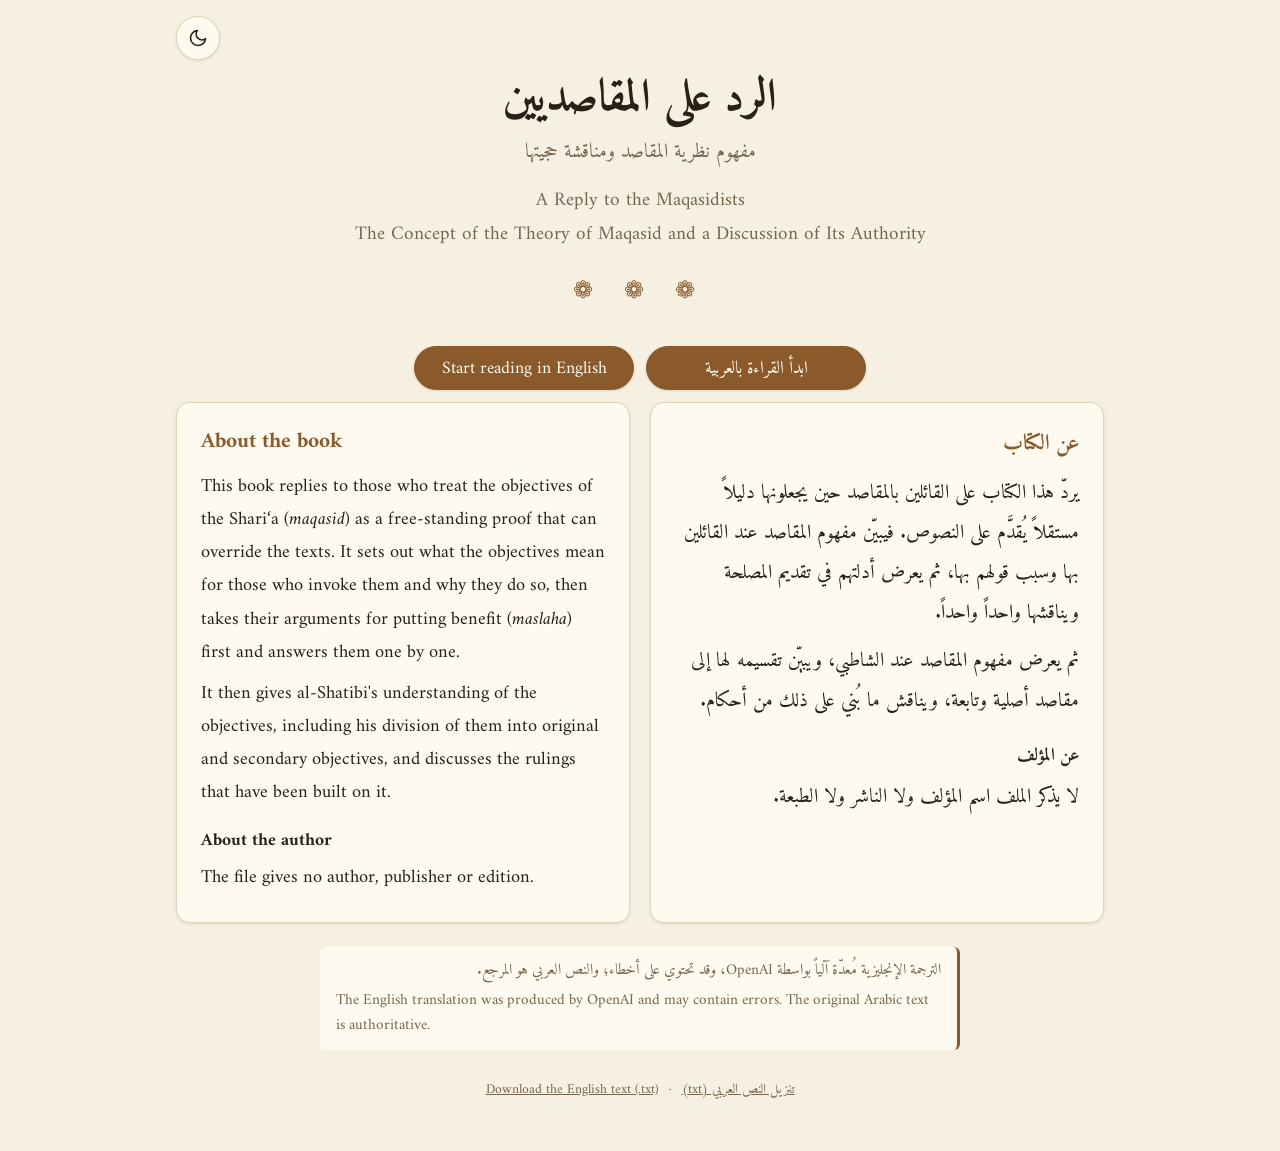
<file: index.html>
<!DOCTYPE html>
<html lang="ar" dir="rtl">
<head>
<meta charset="utf-8">
<meta name="viewport" content="width=device-width, initial-scale=1, viewport-fit=cover">
<title>الرد على المقاصديين</title>
<meta name="description" content="A Reply to the Maqasidists: a critique of the claim that the objectives of the Shari&#x27;a can override the texts, with a discussion of al-Shatibi&#x27;s view - read the book in Arabic or English.">
<script>
  (function () {
    var s = {};
    try { s = JSON.parse(localStorage.getItem('rad-muqasidin')) || {}; } catch (e) {}
    document.documentElement.dataset.theme =
      s.theme || (matchMedia('(prefers-color-scheme: dark)').matches ? 'dark' : 'light');
  })();
</script>
<link rel="preconnect" href="https://fonts.googleapis.com">
<link rel="preconnect" href="https://fonts.gstatic.com" crossorigin>
<link href="https://fonts.googleapis.com/css2?family=Amiri:ital,wght@0,400;0,700;1,400&display=swap" rel="stylesheet">
<link rel="stylesheet" href="assets/style.css?v=f072f397c4">
<script data-goatcounter="https://bahith.goatcounter.com/count"
        async src="//gc.zgo.at/count.js"></script>
</head>
<body>
<div class="home">
  <div class="home-top">
    <button id="theme-toggle" class="btn icon-btn" type="button" aria-label="Toggle dark mode" title="Toggle dark mode">
      <svg class="icon icon-moon" viewBox="0 0 24 24" fill="none" stroke="currentColor" stroke-width="2" stroke-linecap="round" stroke-linejoin="round" aria-hidden="true"><path d="M21 12.8A9 9 0 1 1 11.2 3a7 7 0 0 0 9.8 9.8z"/></svg>
      <svg class="icon icon-sun" viewBox="0 0 24 24" fill="none" stroke="currentColor" stroke-width="2" stroke-linecap="round" aria-hidden="true"><circle cx="12" cy="12" r="4"/><path d="M12 2v2M12 20v2M4.9 4.9l1.4 1.4M17.7 17.7l1.4 1.4M2 12h2M20 12h2M4.9 19.1l1.4-1.4M17.7 6.3l1.4-1.4"/></svg>
    </button>
  </div>

  <header class="hero">
    <h1>الرد على المقاصديين</h1>
    <p class="subtitle">مفهوم نظرية المقاصد ومناقشة حجيتها</p>
    <p class="en-title" lang="en" dir="ltr">A Reply to the Maqasidists<br>The Concept of the Theory of Maqasid and a Discussion of Its Authority</p>
    <div class="ornament" aria-hidden="true">❁ ❁ ❁</div>
  </header>

  <div class="actions">
    <a class="btn btn-primary" href="reader.html#ar/1" lang="ar">ابدأ القراءة بالعربية</a>
    <a class="btn btn-primary" href="reader.html#en/1" lang="en" dir="ltr">Start reading in English</a>
  </div>

  <div id="continue" class="continue" hidden>
    <a id="continue-link" class="btn" href="reader.html"></a>
  </div>

  <section class="summaries">
    <div class="card" lang="ar" dir="rtl">
      <h2>عن الكتاب</h2>
      <p>يردّ هذا الكتاب على القائلين بالمقاصد حين يجعلونها دليلاً مستقلاً يُقدَّم على النصوص. فيبيّن مفهوم المقاصد عند القائلين بها وسبب قولهم بها، ثم يعرض أدلتهم في تقديم المصلحة ويناقشها واحداً واحداً.</p>
      <p>ثم يعرض مفهوم المقاصد عند الشاطبي، ويبيّن تقسيمه لها إلى مقاصد أصلية وتابعة، ويناقش ما بُني على ذلك من أحكام.</p>
      <h3>عن المؤلف</h3>
      <p>لا يذكر الملف اسم المؤلف ولا الناشر ولا الطبعة.</p>
    </div>

    <div class="card" lang="en" dir="ltr">
      <h2>About the book</h2>
      <p>This book replies to those who treat the objectives of the Shari‘a (<em>maqasid</em>) as a free-standing proof that can override the texts. It sets out what the objectives mean for those who invoke them and why they do so, then takes their arguments for putting benefit (<em>maslaha</em>) first and answers them one by one.</p>
      <p>It then gives al-Shatibi's understanding of the objectives, including his division of them into original and secondary objectives, and discusses the rulings that have been built on it.</p>
      <h3>About the author</h3>
      <p>The file gives no author, publisher or edition.</p>
    </div>
  </section>

  <aside class="disclaimer">
    <p lang="ar" dir="rtl">الترجمة الإنجليزية مُعدّة آلياً بواسطة OpenAI، وقد تحتوي على أخطاء؛ والنص العربي هو المرجع.</p>
    <p lang="en" dir="ltr">The English translation was produced by OpenAI and may contain errors. The original Arabic text is authoritative.</p>
  </aside>

  <footer class="downloads">
    <a href="rad-muqasidin-ar.txt" download lang="ar" dir="rtl">تنزيل النص العربي (txt)</a>
    <span aria-hidden="true">·</span>
    <a href="rad-muqasidin-en.txt" download lang="en" dir="ltr">Download the English text (.txt)</a>
  </footer>
</div>

<script src="assets/book.js?v=f072f397c4"></script>
<script src="assets/common.js?v=f072f397c4"></script>
<script>
  Site.bindThemeToggle(document.getElementById('theme-toggle'));

  const saved = Site.load();
  if (saved.page && saved.lang) {
    const link = document.getElementById('continue-link');
    const isAr = saved.lang === 'ar';
    link.href = `reader.html#${saved.lang}/${saved.page}`;
    link.lang = saved.lang;
    link.dir = isAr ? 'rtl' : 'ltr';
    link.textContent = isAr
      ? `متابعة القراءة من صفحة ${saved.page}`
      : `Continue reading from page ${saved.page}`;
    document.getElementById('continue').hidden = false;
  }
</script>
</body>
</html>
</file>
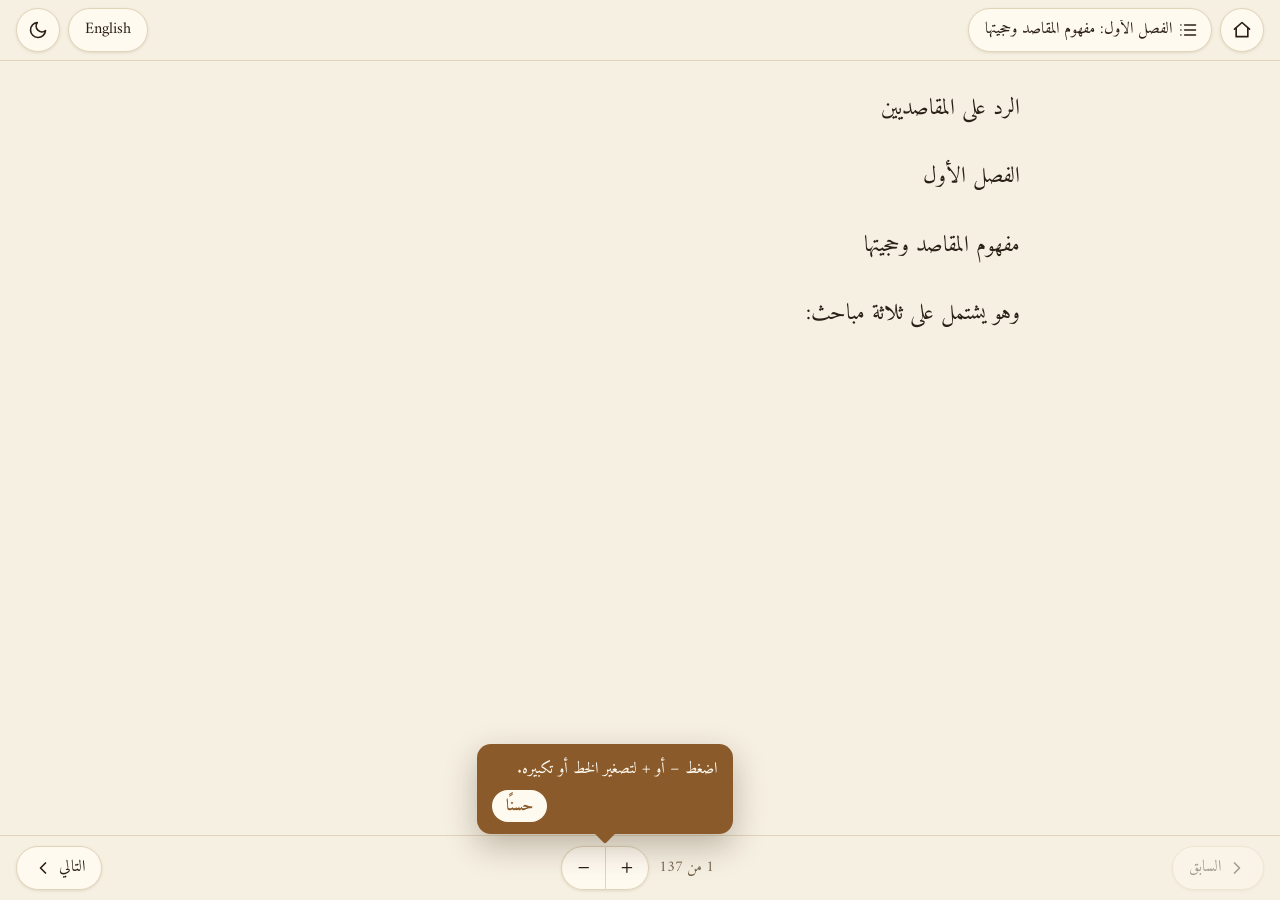
<file: reader.html>
<!DOCTYPE html>
<html lang="ar" dir="rtl">
<head>
<meta charset="utf-8">
<meta name="viewport" content="width=device-width, initial-scale=1, viewport-fit=cover">
<title>الرد على المقاصديين</title>
<script>
  (function () {
    var s = {};
    try { s = JSON.parse(localStorage.getItem('rad-muqasidin')) || {}; } catch (e) {}
    var theme = s.theme || (matchMedia('(prefers-color-scheme: dark)').matches ? 'dark' : 'light');
    document.documentElement.dataset.theme = theme;
    var m = location.hash.match(/^#(ar|en)/);
    var lang = m ? m[1] : (s.lang === 'en' ? 'en' : 'ar');
    document.documentElement.lang = lang;
    document.documentElement.dir = lang === 'ar' ? 'rtl' : 'ltr';
    if (s.fontScale) document.documentElement.style.setProperty('--font-scale', s.fontScale);
  })();
</script>
<link rel="preconnect" href="https://fonts.googleapis.com">
<link rel="preconnect" href="https://fonts.gstatic.com" crossorigin>
<link href="https://fonts.googleapis.com/css2?family=Amiri:ital,wght@0,400;0,700;1,400&display=swap" rel="stylesheet">
<link rel="stylesheet" href="assets/style.css?v=f072f397c4">
<script data-goatcounter="https://bahith.goatcounter.com/count"
        async src="//gc.zgo.at/count.js"></script>
</head>
<body class="reader-page">
<header class="topbar">
  <a id="home" class="btn icon-btn" href="./">
    <svg class="icon" viewBox="0 0 24 24" fill="none" stroke="currentColor" stroke-width="2" stroke-linecap="round" stroke-linejoin="round" aria-hidden="true"><path d="M3 11l9-8 9 8"/><path d="M5 10v10h14V10"/></svg>
  </a>
  <button id="contents-btn" class="btn contents-btn" type="button" aria-haspopup="dialog" aria-controls="contents">
    <svg class="icon" viewBox="0 0 24 24" fill="none" stroke="currentColor" stroke-width="2" stroke-linecap="round" aria-hidden="true"><path d="M8 6h13M8 12h13M8 18h13M3.5 6h.01M3.5 12h.01M3.5 18h.01"/></svg>
    <span class="contents-label"></span>
  </button>
  <span class="spacer"></span>
  <button id="lang-toggle" class="btn" type="button"></button>
  <button id="theme-toggle" class="btn icon-btn" type="button">
    <svg class="icon icon-moon" viewBox="0 0 24 24" fill="none" stroke="currentColor" stroke-width="2" stroke-linecap="round" stroke-linejoin="round" aria-hidden="true"><path d="M21 12.8A9 9 0 1 1 11.2 3a7 7 0 0 0 9.8 9.8z"/></svg>
    <svg class="icon icon-sun" viewBox="0 0 24 24" fill="none" stroke="currentColor" stroke-width="2" stroke-linecap="round" aria-hidden="true"><circle cx="12" cy="12" r="4"/><path d="M12 2v2M12 20v2M4.9 4.9l1.4 1.4M17.7 17.7l1.4 1.4M2 12h2M20 12h2M4.9 19.1l1.4-1.4M17.7 6.3l1.4-1.4"/></svg>
  </button>
</header>

<main id="reader" class="reader"></main>

<dialog id="contents" class="contents-panel" aria-labelledby="contents-title">
  <div class="contents-head">
    <h2 id="contents-title" class="contents-title"></h2>
    <button id="contents-close" class="btn icon-btn" type="button">
      <svg class="icon" viewBox="0 0 24 24" fill="none" stroke="currentColor" stroke-width="2" stroke-linecap="round" aria-hidden="true"><path d="M6 6l12 12M18 6L6 18"/></svg>
    </button>
  </div>
  <form id="page-jump" class="page-jump">
    <label for="page-input" class="page-jump-label"></label>
    <input id="page-input" class="page-input" type="number" inputmode="numeric" min="1" required>
    <span class="page-total"></span>
    <button type="submit" class="btn btn-primary page-go"></button>
  </form>
  <ol id="contents-list" class="contents-list"></ol>
</dialog>

<template id="en-note-template">
  <p class="en-note" lang="en" dir="ltr">
    This English translation was machine-generated by OpenAI and may contain errors. The original Arabic text is authoritative.
  </p>
</template>

<nav class="bottombar">
  <button id="prev" class="btn" type="button">
    <svg class="icon icon-dir" viewBox="0 0 24 24" fill="none" stroke="currentColor" stroke-width="2" stroke-linecap="round" stroke-linejoin="round" aria-hidden="true"><path d="M15 18l-6-6 6-6"/></svg>
    <span class="label"></span>
  </button>
  <div class="font-controls">
    <span id="counter" class="counter"></span>
    <div class="font-size" dir="ltr">
      <button id="font-down" class="btn" type="button"><span aria-hidden="true">−</span></button>
      <button id="font-up" class="btn" type="button"><span aria-hidden="true">+</span></button>
    </div>
  </div>
  <button id="next" class="btn" type="button">
    <span class="label"></span>
    <svg class="icon icon-dir" viewBox="0 0 24 24" fill="none" stroke="currentColor" stroke-width="2" stroke-linecap="round" stroke-linejoin="round" aria-hidden="true"><path d="M9 18l6-6-6-6"/></svg>
  </button>
</nav>

<script src="assets/book.js?v=f072f397c4"></script>
<script src="assets/common.js?v=f072f397c4"></script>
<script src="assets/reader.js?v=f072f397c4"></script>
<script src="assets/size-tip.js?v=f072f397c4"></script>
</body>
</html>
</file>
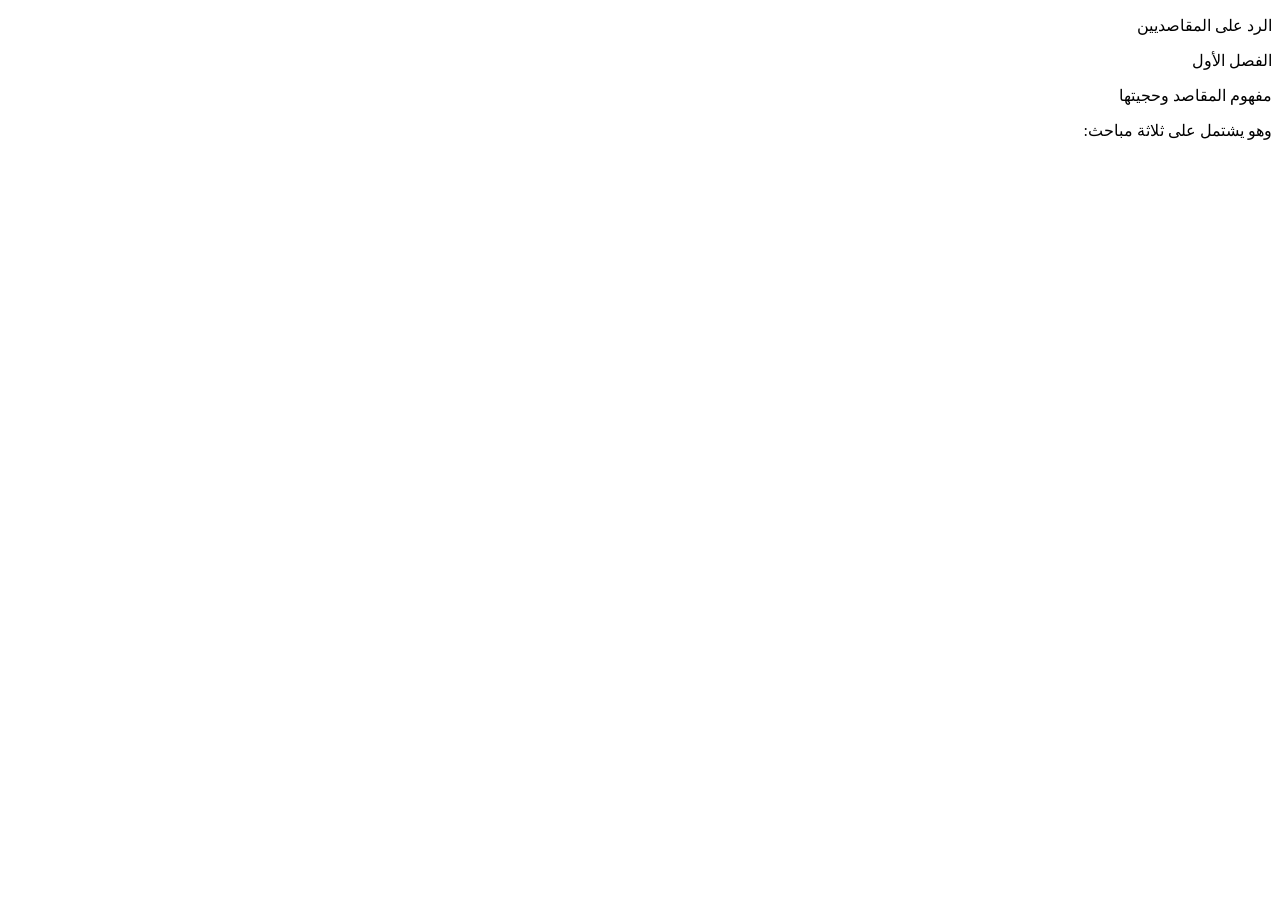
<file: ar/1.html>
<!DOCTYPE html>
<html lang="ar" dir="rtl">
<head>
<meta charset="utf-8">
<meta name="viewport" content="width=device-width, initial-scale=1">
<title>1</title>
</head>
<body>
<article class="page" data-page="1">
<p>الرد على المقاصديين</p>
<p>الفصل الأول</p>
<p>مفهوم المقاصد وحجيتها</p>
<p>وهو يشتمل على ثلاثة مباحث:</p>
</article>
</body>
</html>
</file>
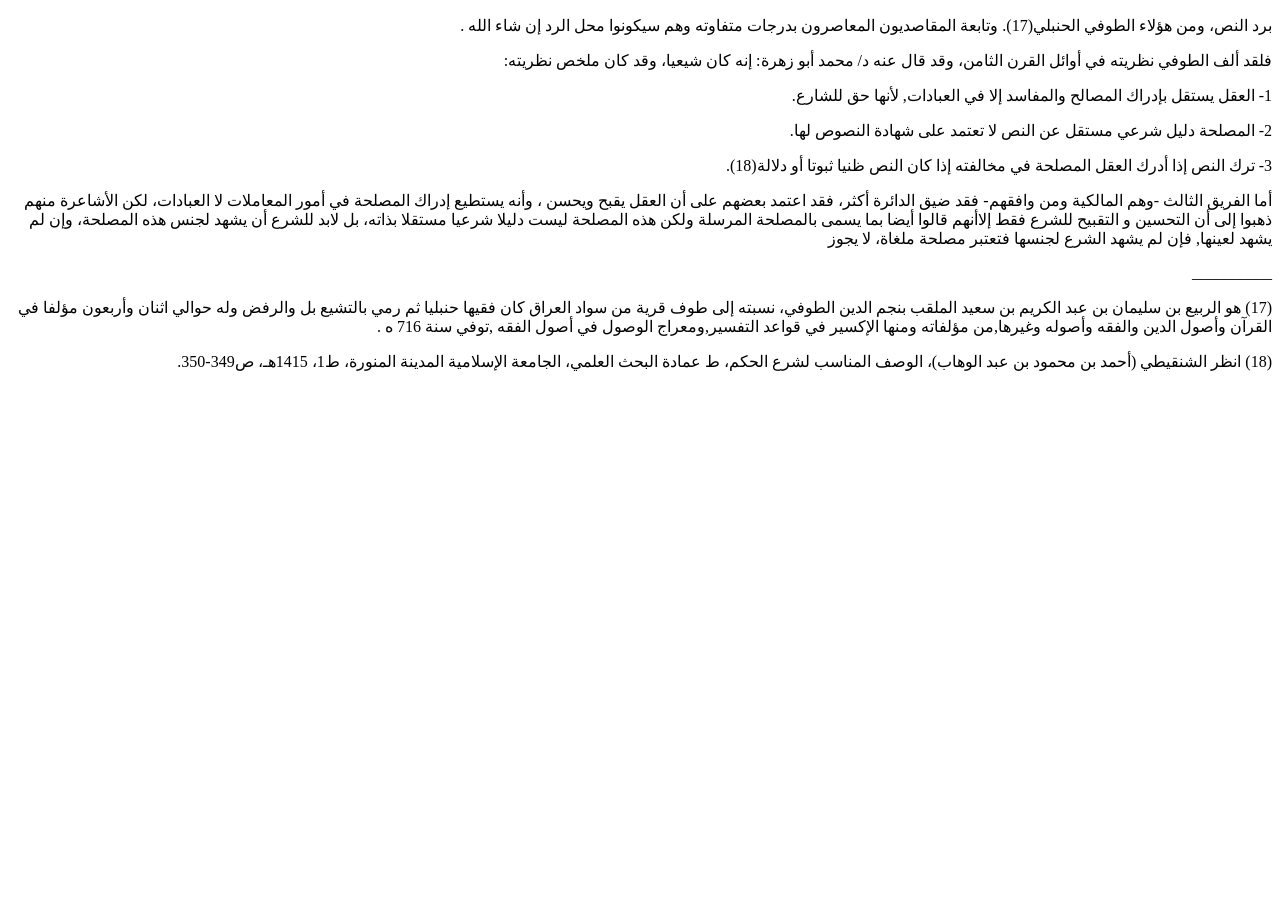
<file: ar/10.html>
<!DOCTYPE html>
<html lang="ar" dir="rtl">
<head>
<meta charset="utf-8">
<meta name="viewport" content="width=device-width, initial-scale=1">
<title>10</title>
</head>
<body>
<article class="page" data-page="10">
<p>برد النص، ومن هؤلاء الطوفي الحنبلي(17). وتابعة المقاصديون المعاصرون بدرجات متفاوته وهم سيكونوا محل الرد إن شاء الله .</p>
<p>فلقد ألف الطوفي نظريته في أوائل القرن الثامن، وقد قال عنه د/ محمد أبو زهرة: إنه كان شيعيا، وقد كان ملخص نظريته:</p>
<p>1- العقل يستقل بإدراك المصالح والمفاسد إلا في العبادات, لأنها حق للشارع.</p>
<p>2- المصلحة دليل شرعي مستقل عن النص لا تعتمد على شهادة النصوص لها.</p>
<p>3- ترك النص إذا  أدرك العقل المصلحة في مخالفته إذا كان النص ظنيا ثبوتا أو دلالة(18).</p>
<p>أما الفريق الثالث -وهم المالكية ومن وافقهم- فقد ضيق الدائرة أكثر، فقد اعتمد بعضهم على أن العقل يقبح ويحسن ،  وأنه يستطيع إدراك المصلحة في أمور المعاملات لا العبادات،  لكن الأشاعرة منهم ذهبوا إلى أن التحسين و التقبيح للشرع فقط  إلاأنهم قالوا أيضا بما يسمى بالمصلحة المرسلة ولكن هذه المصلحة ليست دليلا شرعيا مستقلا بذاته، بل لابد للشرع أن يشهد لجنس هذه المصلحة، وإن لم يشهد لعينها, فإن لم يشهد الشرع لجنسها  فتعتبر مصلحة ملغاة، لا يجوز</p>
<p>__________</p>
<p>(17) هو الربيع بن سليمان بن عبد الكريم بن سعيد الملقب بنجم الدين الطوفي، نسبته إلى طوف قرية من سواد العراق كان فقيها حنبليا ثم رمي بالتشيع بل والرفض وله حوالي اثنان وأربعون مؤلفا في القرآن وأصول الدين والفقه وأصوله وغيرها,من مؤلفاته ومنها الإكسير في قواعد التفسير,ومعراج الوصول في أصول الفقه ,توفي سنة 716 ه .</p>
<p>(18) انظر الشنقيطي (أحمد بن محمود بن عبد الوهاب)، الوصف المناسب لشرع الحكم، ط  عمادة البحث العلمي، الجامعة الإسلامية المدينة المنورة، ط1، 1415هـ، ص349-350.</p>
</article>
</body>
</html>
</file>
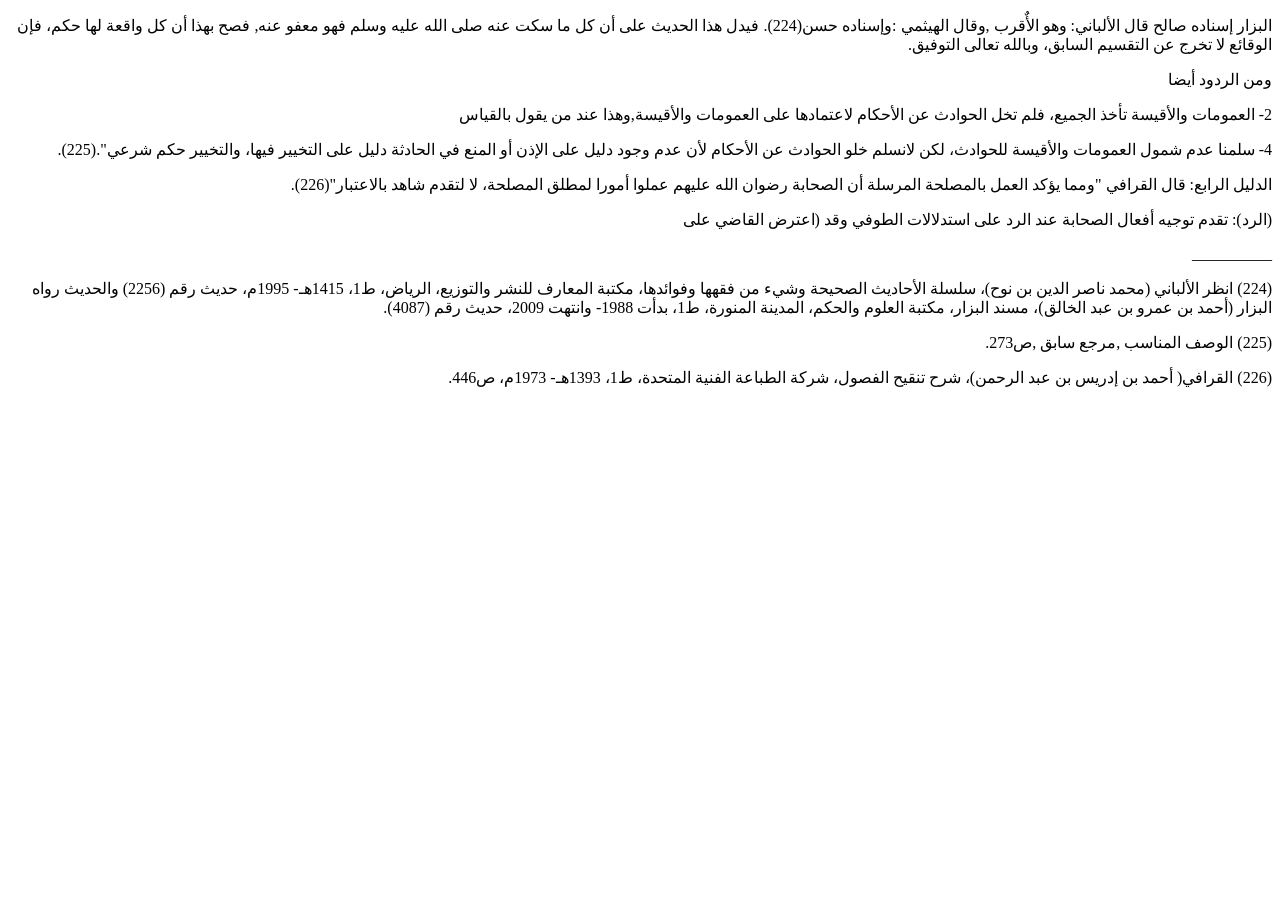
<file: ar/100.html>
<!DOCTYPE html>
<html lang="ar" dir="rtl">
<head>
<meta charset="utf-8">
<meta name="viewport" content="width=device-width, initial-scale=1">
<title>100</title>
</head>
<body>
<article class="page" data-page="100">
<p>البزار إسناده صالح قال الألباني: وهو الأٌقرب ,وقال الهيثمي :وإسناده حسن(224). فيدل هذا الحديث على أن كل ما سكت عنه صلى الله عليه وسلم فهو معفو عنه, فصح بهذا أن كل واقعة لها حكم، فإن الوقائع لا تخرج عن التقسيم السابق، وبالله تعالى التوفيق.</p>
<p>ومن الردود أيضا</p>
<p>2- العمومات والأقيسة تأخذ الجميع، فلم تخل الحوادث عن الأحكام لاعتمادها على العمومات والأقيسة,وهذا عند من يقول بالقياس</p>
<p>4- سلمنا عدم شمول العمومات والأقيسة للحوادث، لكن لانسلم خلو الحوادث عن الأحكام لأن عدم وجود دليل على الإذن أو المنع في الحادثة دليل على التخيير فيها، والتخيير حكم شرعي&quot;.(225).</p>
<p>الدليل الرابع: قال القرافي &quot;ومما يؤكد العمل بالمصلحة المرسلة أن الصحابة رضوان الله عليهم عملوا أمورا لمطلق المصلحة، لا لتقدم شاهد بالاعتبار&quot;(226).</p>
<p>(الرد): تقدم توجيه أفعال الصحابة عند الرد على استدلالات الطوفي وقد (اعترض القاضي على</p>
<p>__________</p>
<p>(224) انظر الألباني (محمد ناصر الدين بن نوح)، سلسلة الأحاديث الصحيحة وشيء من فقهها وفوائدها، مكتبة المعارف للنشر والتوزيع،  الرياض، ط1، 1415هـ- 1995م، حديث رقم (2256) والحديث رواه البزار (أحمد بن عمرو بن عبد الخالق)، مسند البزار، مكتبة العلوم والحكم، المدينة المنورة،  ط1، بدأت 1988- وانتهت 2009، حديث رقم (4087).</p>
<p>(225) الوصف المناسب ,مرجع سابق ,ص273.</p>
<p>(226) القرافي( أحمد بن إدريس بن عبد الرحمن)، شرح تنقيح الفصول، شركة الطباعة الفنية المتحدة، ط1، 1393هـ- 1973م، ص446.</p>
</article>
</body>
</html>
</file>
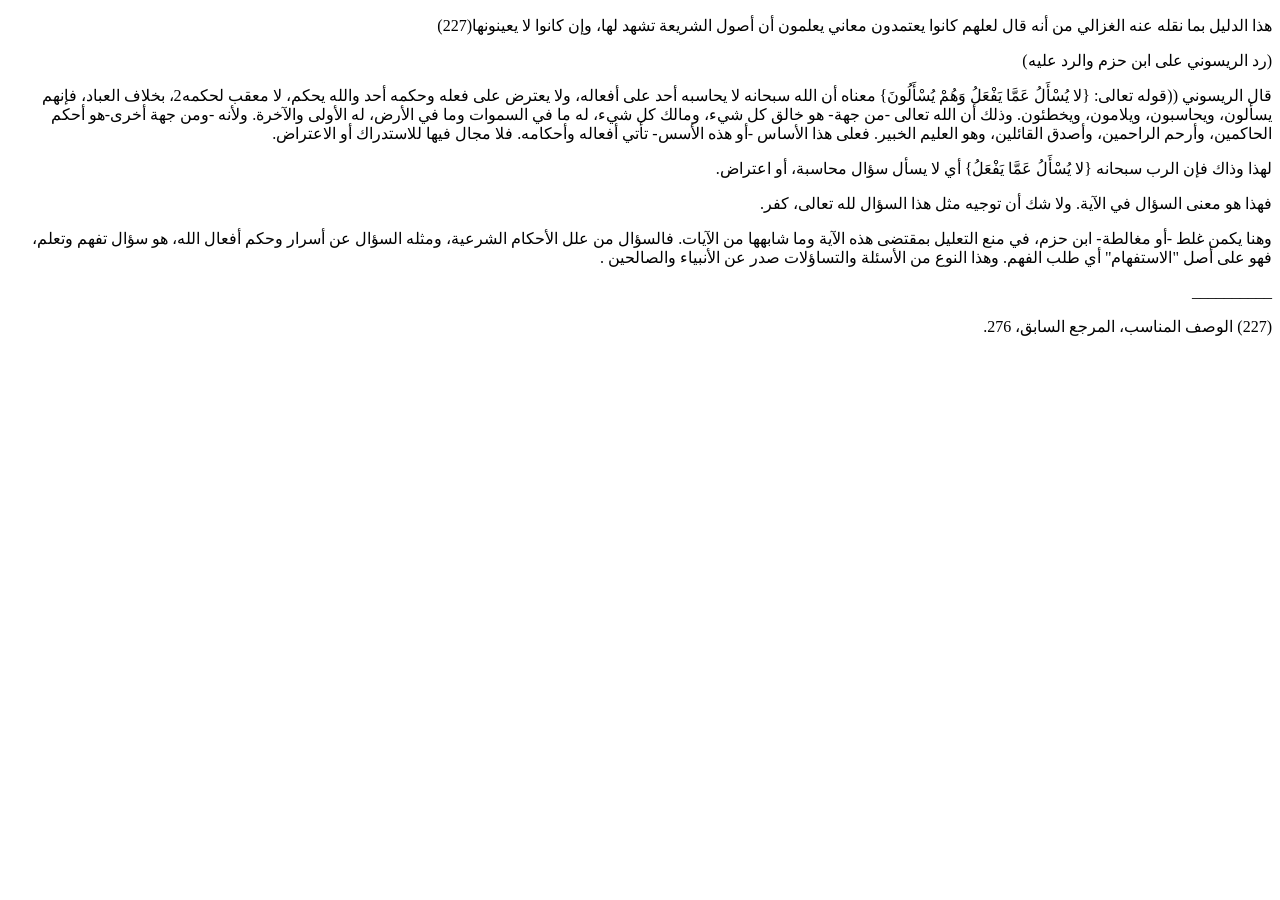
<file: ar/101.html>
<!DOCTYPE html>
<html lang="ar" dir="rtl">
<head>
<meta charset="utf-8">
<meta name="viewport" content="width=device-width, initial-scale=1">
<title>101</title>
</head>
<body>
<article class="page" data-page="101">
<p>هذا الدليل بما نقله عنه الغزالي من أنه قال لعلهم كانوا يعتمدون معاني يعلمون أن أصول الشريعة تشهد لها، وإن كانوا لا يعينونها(227)</p>
<p>(رد الريسوني على ابن حزم والرد عليه)</p>
<p>قال الريسوني ((قوله تعالى: {لا يُسْأَلُ عَمَّا يَفْعَلُ وَهُمْ يُسْأَلُونَ} معناه أن الله سبحانه لا يحاسبه أحد على أفعاله، ولا يعترض على فعله وحكمه أحد والله يحكم، لا معقب لحكمه2، بخلاف العباد، فإنهم يسألون، ويحاسبون، ويلامون، ويخطئون. وذلك أن الله تعالى -من جهة- هو خالق كل شيء، ومالك كل شيء، له ما في السموات وما في الأرض، له الأولى والآخرة. ولأنه -ومن جهة أخرى-هو أحكم الحاكمين، وأرحم الراحمين، وأصدق القائلين، وهو العليم الخبير. فعلى هذا الأساس -أو هذه الأسس- تأتي أفعاله وأحكامه. فلا مجال فيها للاستدراك أو الاعتراض.</p>
<p>لهذا وذاك فإن الرب سبحانه {لا يُسْأَلُ عَمَّا يَفْعَلُ} أي لا يسأل سؤال محاسبة، أو اعتراض.</p>
<p>فهذا هو معنى السؤال في الآية. ولا شك أن توجيه مثل هذا السؤال لله تعالى، كفر.</p>
<p>وهنا يكمن غلط -أو مغالطة- ابن حزم، في منع التعليل بمقتضى هذه الآية وما شابهها من الآيات. فالسؤال من علل الأحكام الشرعية، ومثله السؤال عن أسرار وحكم أفعال الله، هو سؤال تفهم وتعلم، فهو على أصل &quot;الاستفهام&quot; أي طلب الفهم. وهذا النوع من الأسئلة والتساؤلات صدر عن الأنبياء والصالحين .</p>
<p>__________</p>
<p>(227) الوصف المناسب، المرجع السابق، 276.</p>
</article>
</body>
</html>
</file>
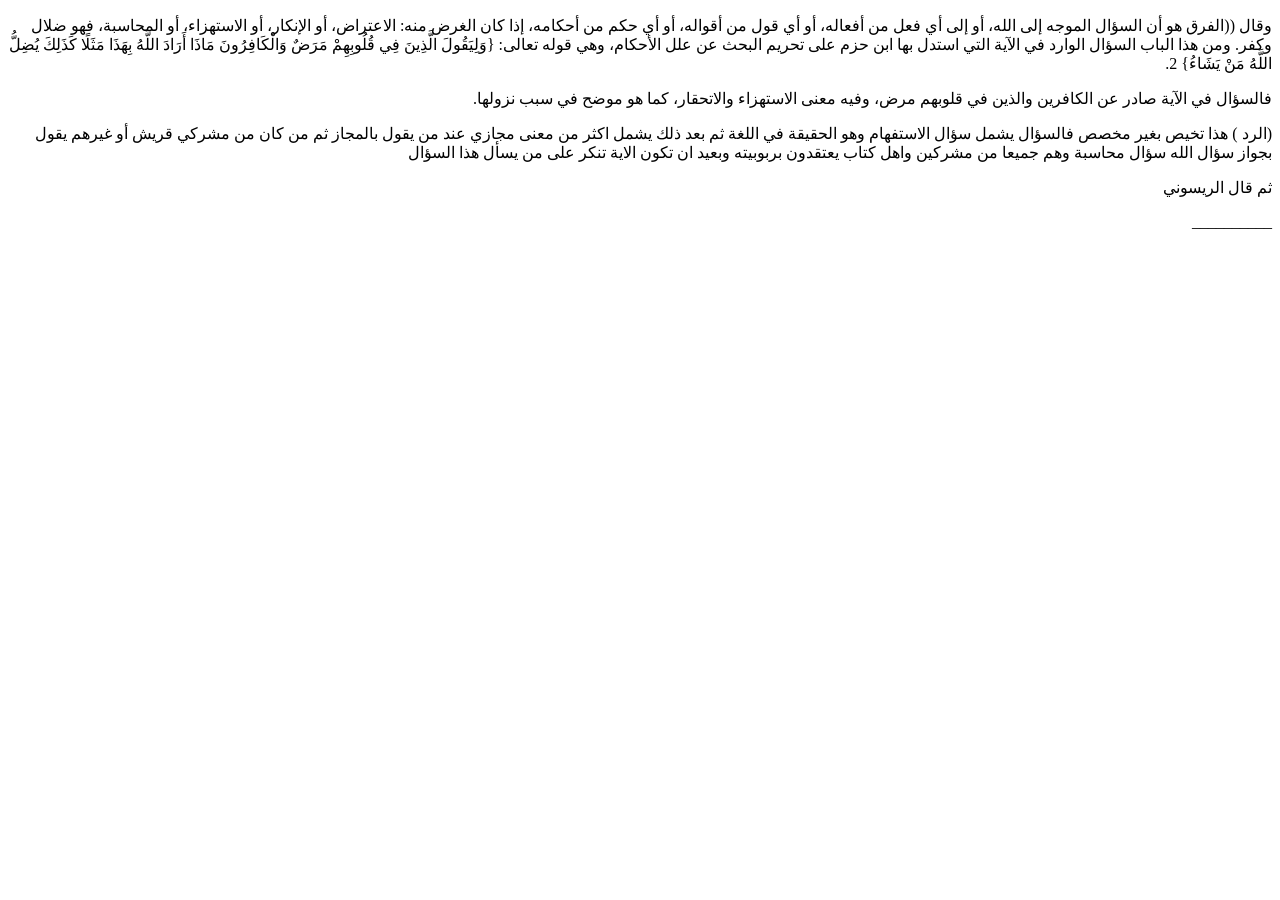
<file: ar/102.html>
<!DOCTYPE html>
<html lang="ar" dir="rtl">
<head>
<meta charset="utf-8">
<meta name="viewport" content="width=device-width, initial-scale=1">
<title>102</title>
</head>
<body>
<article class="page" data-page="102">
<p>وقال ((الفرق هو أن السؤال الموجه إلى الله، أو إلى أي فعل من أفعاله، أو أي قول من أقواله، أو أي حكم من أحكامه، إذا كان الغرض منه: الاعتراض، أو الإنكار، أو الاستهزاء، أو المحاسبة، فهو ضلال وكفر. ومن هذا الباب السؤال الوارد في الآية التي استدل بها ابن حزم على تحريم البحث عن علل الأحكام، وهي قوله تعالى: {وَلِيَقُولَ الَّذِينَ فِي قُلُوبِهِمْ مَرَضٌ وَالْكَافِرُونَ مَاذَا أَرَادَ اللَّهُ بِهَذَا مَثَلًا كَذَلِكَ يُضِلُّ اللَّهُ مَنْ يَشَاءُ} 2.</p>
<p>فالسؤال في الآية صادر عن الكافرين والذين في قلوبهم مرض، وفيه معنى الاستهزاء والاتحقار، كما هو موضح في سبب نزولها.</p>
<p>(الرد ) هذا تخيص بغير مخصص فالسؤال يشمل سؤال الاستفهام وهو الحقيقة في اللغة ثم بعد ذلك يشمل اكثر من معنى مجازي عند من يقول بالمجاز ثم من كان من مشركي قريش أو غيرهم يقول بجواز سؤال الله سؤال محاسبة وهم جميعا من مشركين واهل كتاب يعتقدون بربوبيته وبعيد ان تكون الاية تنكر على من يسأل هذا السؤال</p>
<p>ثم قال الريسوني</p>
<p>__________</p>
</article>
</body>
</html>
</file>
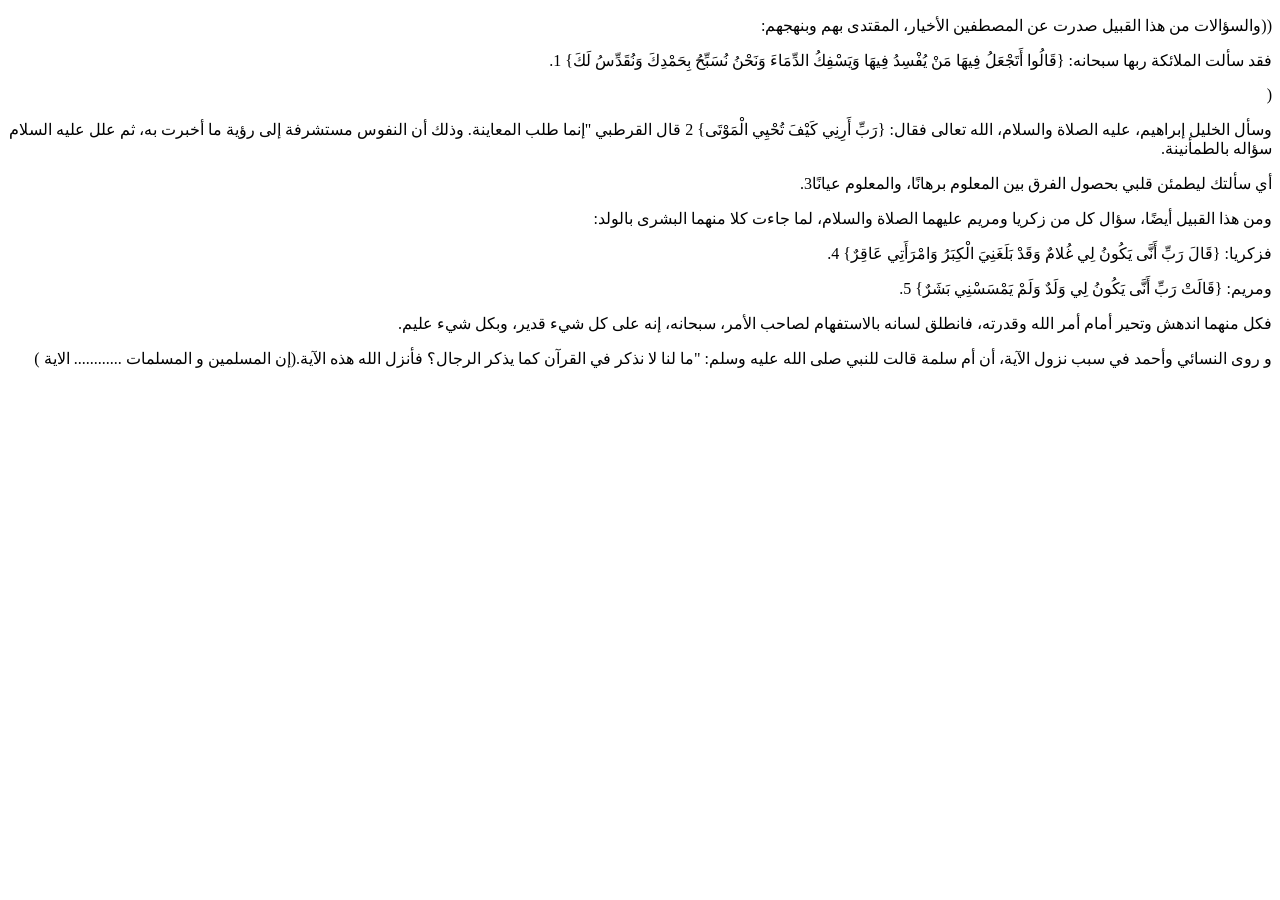
<file: ar/103.html>
<!DOCTYPE html>
<html lang="ar" dir="rtl">
<head>
<meta charset="utf-8">
<meta name="viewport" content="width=device-width, initial-scale=1">
<title>103</title>
</head>
<body>
<article class="page" data-page="103">
<p>((والسؤالات من هذا القبيل صدرت عن المصطفين الأخيار، المقتدى بهم وبنهجهم:</p>
<p>فقد سألت الملائكة ربها سبحانه: {قَالُوا أَتَجْعَلُ فِيهَا مَنْ يُفْسِدُ فِيهَا وَيَسْفِكُ الدِّمَاءَ وَنَحْنُ نُسَبِّحُ بِحَمْدِكَ وَنُقَدِّسُ لَكَ} 1.</p>
<p>(</p>
<p>وسأل الخليل إبراهيم، عليه الصلاة والسلام، الله تعالى فقال: {رَبِّ أَرِنِي كَيْفَ تُحْيِي الْمَوْتَى} 2 قال القرطبي &quot;إنما طلب المعاينة. وذلك أن النفوس مستشرفة إلى رؤية ما أخبرت به، ثم علل عليه السلام سؤاله بالطمأنينة.</p>
<p>أي سألتك ليطمئن قلبي بحصول الفرق بين المعلوم برهانًا، والمعلوم عيانًا3.</p>
<p>ومن هذا القبيل أيضًا، سؤال كل من زكريا ومريم عليهما الصلاة والسلام، لما جاءت كلا منهما البشرى بالولد:</p>
<p>فزكريا: {قَالَ رَبِّ أَنَّى يَكُونُ لِي غُلامٌ وَقَدْ بَلَغَنِيَ الْكِبَرُ وَامْرَأَتِي عَاقِرٌ} 4.</p>
<p>ومريم: {قَالَتْ رَبِّ أَنَّى يَكُونُ لِي وَلَدٌ وَلَمْ يَمْسَسْنِي بَشَرٌ} 5.</p>
<p>فكل منهما اندهش وتحير أمام أمر الله وقدرته، فانطلق لسانه بالاستفهام لصاحب الأمر، سبحانه، إنه على كل شيء قدير، وبكل شيء عليم.</p>
<p>و روى النسائي وأحمد في سبب نزول الآية، أن أم سلمة قالت للنبي صلى الله عليه وسلم: &quot;ما لنا لا نذكر في القرآن كما يذكر الرجال؟ فأنزل الله هذه الآية.(إن المسلمين و المسلمات ............ الاية )</p>
</article>
</body>
</html>
</file>
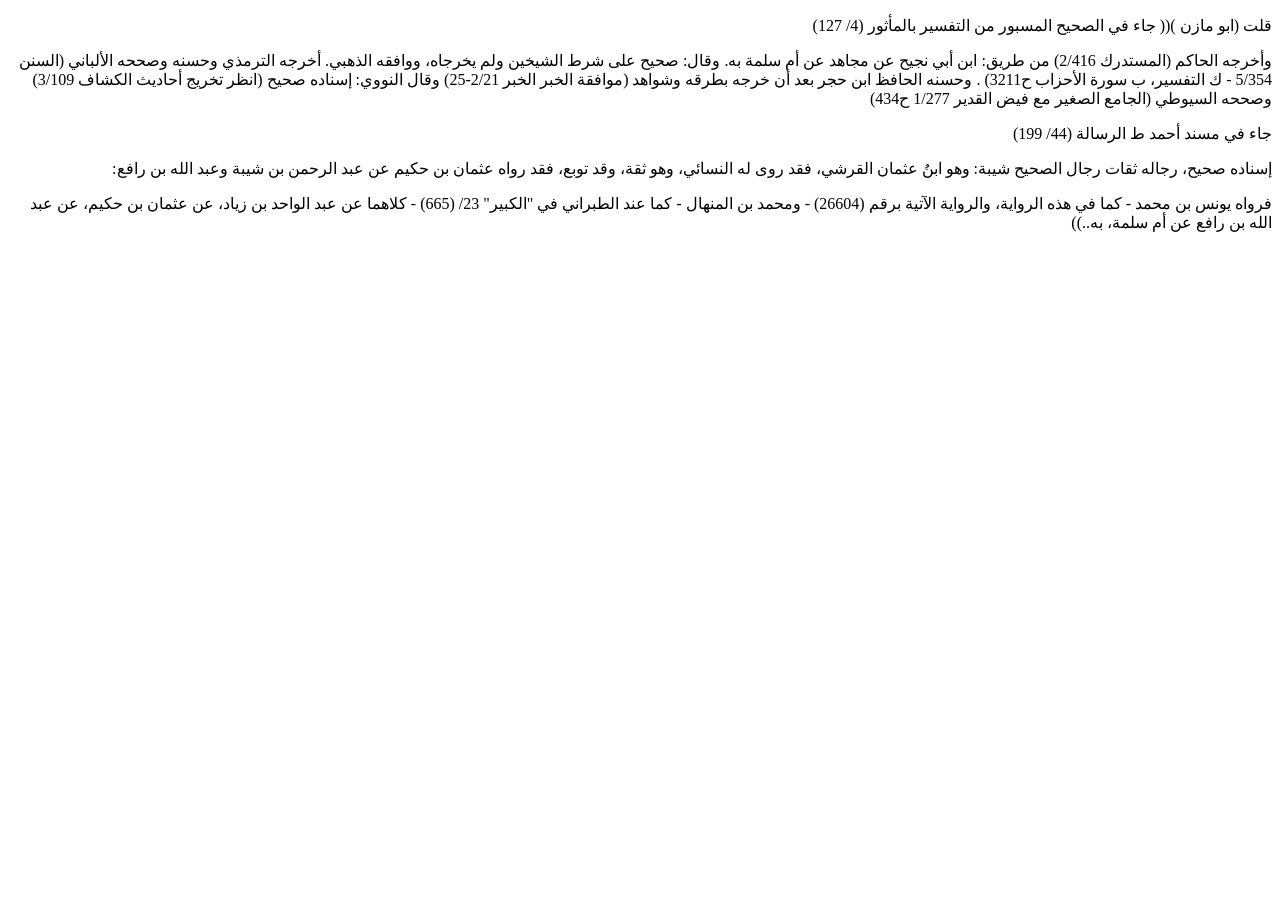
<file: ar/104.html>
<!DOCTYPE html>
<html lang="ar" dir="rtl">
<head>
<meta charset="utf-8">
<meta name="viewport" content="width=device-width, initial-scale=1">
<title>104</title>
</head>
<body>
<article class="page" data-page="104">
<p>قلت (ابو مازن )(( جاء في الصحيح المسبور من التفسير بالمأثور (4/ 127)</p>
<p>وأخرجه الحاكم (المستدرك 2/416) من طريق: ابن أبي نجيح عن مجاهد عن أم سلمة به. وقال: صحيح على شرط الشيخين ولم يخرجاه، ووافقه الذهبي. أخرجه الترمذي وحسنه وصححه الألباني (السنن 5/354 - ك التفسير، ب سورة الأحزاب ح3211) . وحسنه الحافظ ابن حجر بعد أن خرجه بطرقه وشواهد (موافقة الخبر الخبر 2/21-25) وقال النووي: إسناده صحيح (انظر تخريج أحاديث الكشاف 3/109) وصححه السيوطي (الجامع الصغير مع فيض القدير 1/277 ح434)</p>
<p>جاء في مسند أحمد ط الرسالة (44/ 199)</p>
<p>إسناده صحيح، رجاله ثقات رجال الصحيح شيبة: وهو ابنُ عثمان القرشي، فقد روى له النسائي، وهو ثقة، وقد توبع، فقد رواه عثمان بن حكيم عن عبد الرحمن بن شيبة وعبد الله بن رافع:</p>
<p>فرواه يونس بن محمد - كما في هذه الرواية، والرواية الآتية برقم (26604) - ومحمد بن المنهال - كما عند الطبراني في &quot;الكبير&quot; 23/ (665) - كلاهما عن عبد الواحد بن زياد، عن عثمان بن حكيم، عن عبد الله بن رافع عن أم سلمة، به..))</p>
</article>
</body>
</html>
</file>
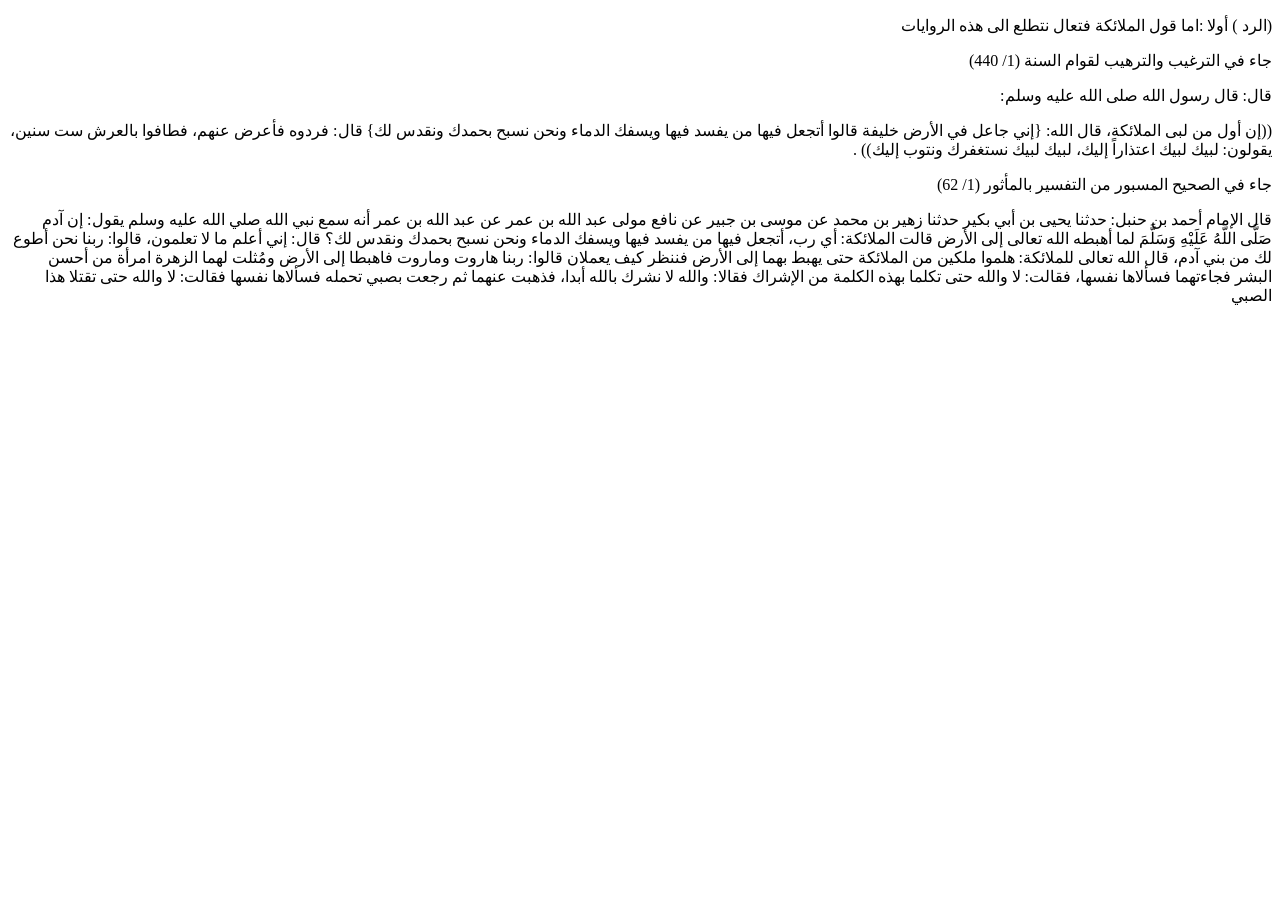
<file: ar/105.html>
<!DOCTYPE html>
<html lang="ar" dir="rtl">
<head>
<meta charset="utf-8">
<meta name="viewport" content="width=device-width, initial-scale=1">
<title>105</title>
</head>
<body>
<article class="page" data-page="105">
<p>(الرد ) أولا :اما قول الملائكة فتعال نتطلع الى هذه الروايات</p>
<p>جاء في الترغيب والترهيب لقوام السنة (1/ 440)</p>
<p>قال: قال رسول الله صلى الله عليه وسلم:</p>
<p>((إن أول من لبى الملائكة، قال الله: {إني جاعل في الأرض خليفة قالوا أتجعل فيها من يفسد فيها ويسفك الدماء ونحن نسبح بحمدك ونقدس لك} قال: فردوه فأعرض عنهم، فطافوا بالعرش ست سنين، يقولون: لبيك لبيك اعتذاراً إليك، لبيك لبيك نستغفرك ونتوب إليك)) .</p>
<p>جاء في الصحيح المسبور من التفسير بالمأثور (1/ 62)</p>
<p>قال الإمام أحمد بن حنبل: حدثنا يحيى بن أبي بكير حدثنا زهير بن محمد عن موسى بن جبير عن نافع مولى عبد الله بن عمر عن عبد الله بن عمر أنه سمع نبي الله صلي الله عليه وسلم يقول: إن آدم صَلَّى اللَّهُ عَلَيْهِ وَسَلَّمَ لما أهبطه الله تعالى إلى الأرض قالت الملائكة: أي رب، أتجعل فيها من يفسد فيها ويسفك الدماء ونحن نسبح بحمدك ونقدس لك؟ قال: إني أعلم ما لا تعلمون، قالوا: ربنا نحن أطوع لك من بني آدم، قال الله تعالى للملائكة: هلموا ملكين من الملائكة حتى يهبط بهما إلى الأرض فننظر كيف يعملان قالوا: ربنا هاروت وماروت فاهبطا إلى الأرض ومُثلت لهما الزهرة امرأة من أحسن البشر فجاءتهما فسألاها نفسها، فقالت: لا والله حتى تكلما بهذه الكلمة من الإشراك فقالا: والله لا نشرك بالله أبدا، فذهبت عنهما ثم رجعت بصبي تحمله فسألاها نفسها فقالت: لا والله حتى تقتلا هذا الصبي</p>
</article>
</body>
</html>
</file>
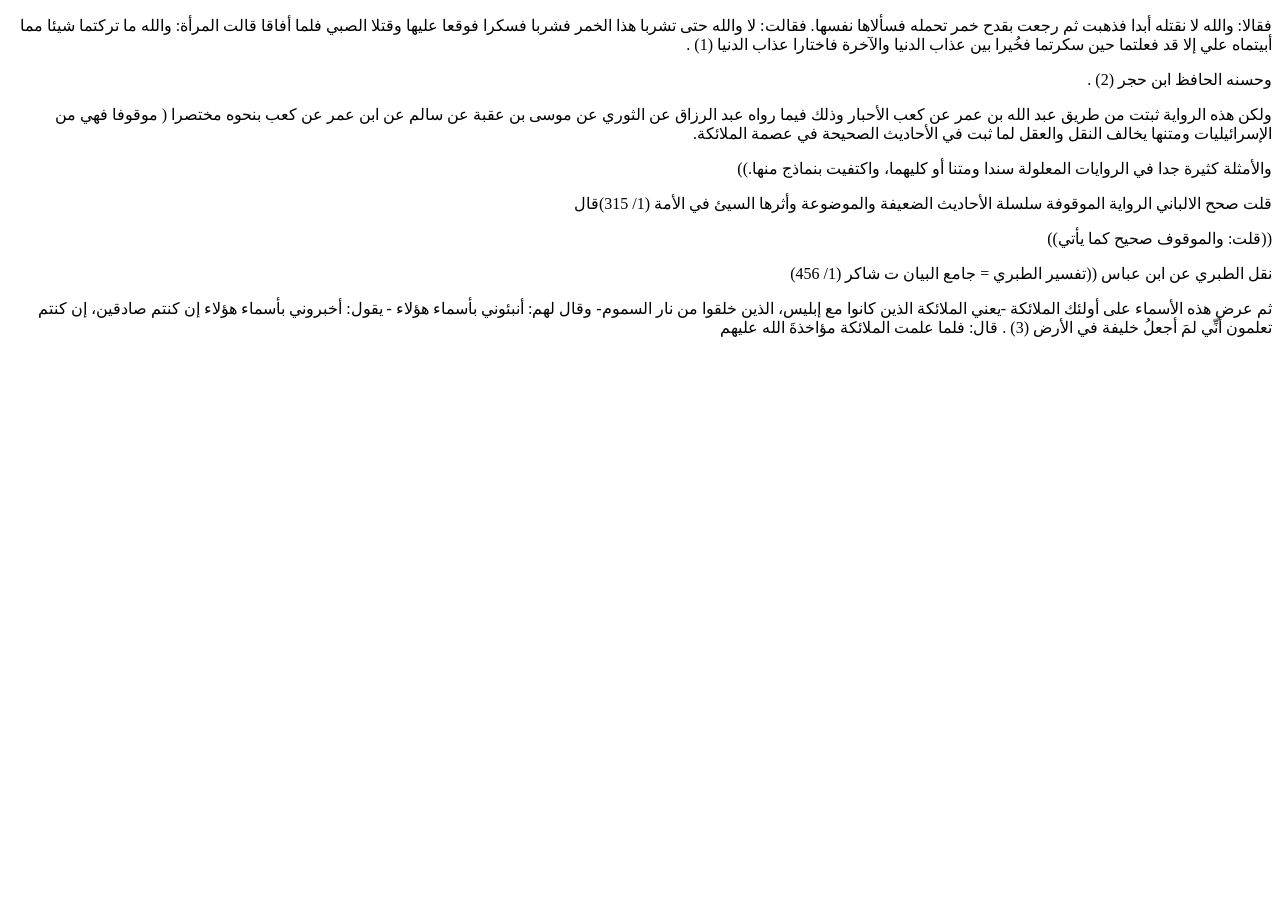
<file: ar/106.html>
<!DOCTYPE html>
<html lang="ar" dir="rtl">
<head>
<meta charset="utf-8">
<meta name="viewport" content="width=device-width, initial-scale=1">
<title>106</title>
</head>
<body>
<article class="page" data-page="106">
<p>فقالا: والله لا نقتله أبدا فذهبت ثم رجعت بقدح خمر تحمله فسألاها نفسها. فقالت: لا والله حتى تشربا هذا الخمر فشربا فسكرا فوقعا عليها وقتلا الصبي فلما أفاقا قالت المرأة: والله ما تركتما شيئا مما أبيتماه علي إلا قد فعلتما حين سكرتما فخُيرا بين عذاب الدنيا والآخرة فاختارا عذاب الدنيا (1) .</p>
<p>وحسنه الحافظ ابن حجر (2) .</p>
<p>ولكن هذه الرواية ثبتت من طريق عبد الله بن عمر عن كعب الأحبار وذلك فيما رواه عبد الرزاق عن الثوري عن موسى بن عقبة عن سالم عن ابن عمر عن كعب بنحوه مختصرا ( موقوفا فهي من الإسرائيليات ومتنها يخالف النقل والعقل لما ثبت في الأحاديث الصحيحة في عصمة الملائكة.</p>
<p>والأمثلة كثيرة جدا في الروايات المعلولة سندا ومتنا أو كليهما، واكتفيت بنماذج منها.))</p>
<p>قلت صحح الالباني الرواية الموقوفة سلسلة الأحاديث الضعيفة والموضوعة وأثرها السيئ في الأمة (1/ 315)قال</p>
<p>((قلت: والموقوف صحيح كما يأتي))</p>
<p>نقل الطبري عن ابن عباس ((تفسير الطبري = جامع البيان ت شاكر (1/ 456)</p>
<p>ثم عرض هذه الأسماء على أولئك الملائكة -يعني الملائكة الذين كانوا مع إبليس، الذين خلقوا من نار السموم- وقال لهم: أنبئوني بأسماء هؤلاء - يقول: أخبروني بأسماء هؤلاء إن كنتم صادقين، إن كنتم تعلمون أنِّي لمَ أجعلُ خليفة في الأرض (3) . قال: فلما علمت الملائكة مؤاخذةَ الله عليهم</p>
</article>
</body>
</html>
</file>
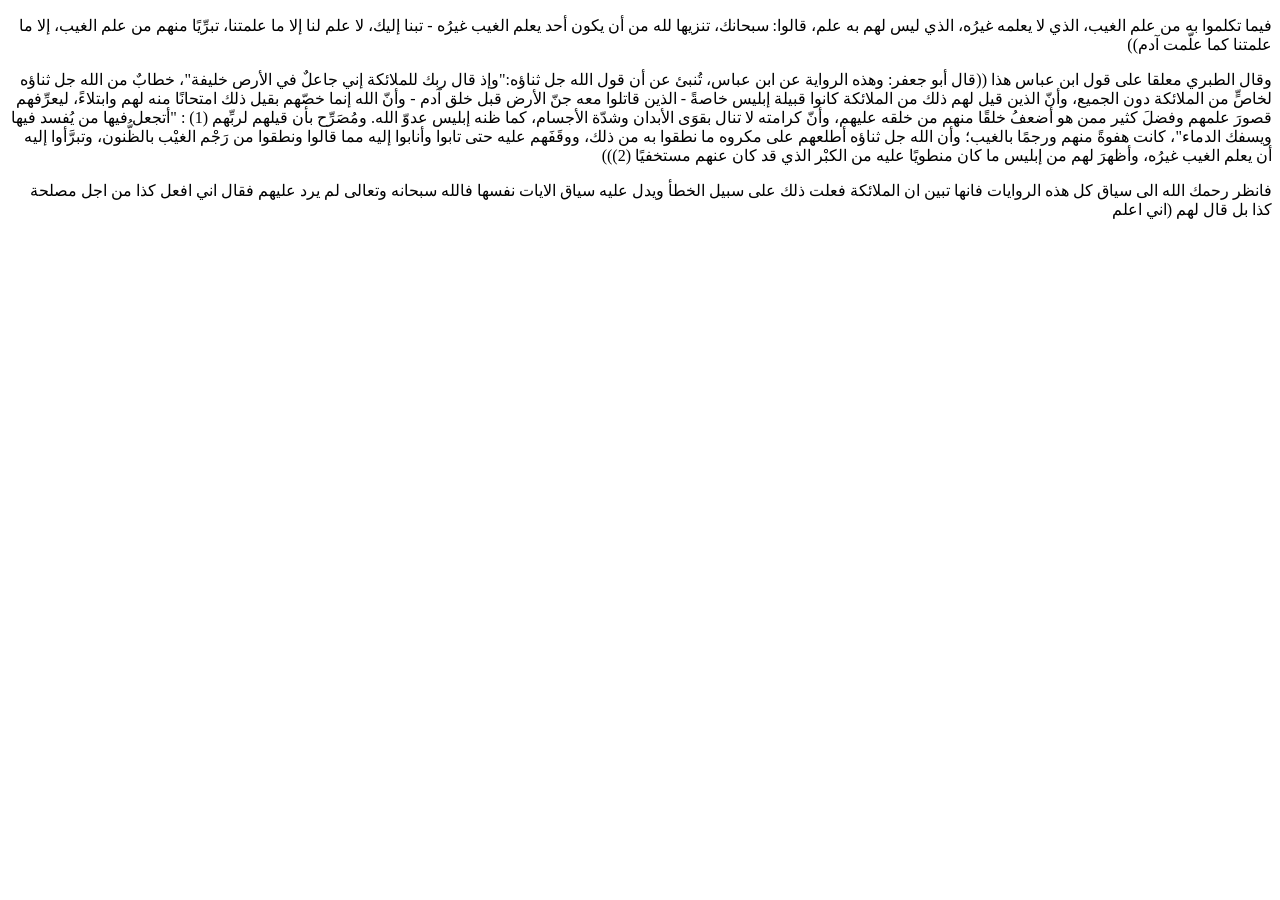
<file: ar/107.html>
<!DOCTYPE html>
<html lang="ar" dir="rtl">
<head>
<meta charset="utf-8">
<meta name="viewport" content="width=device-width, initial-scale=1">
<title>107</title>
</head>
<body>
<article class="page" data-page="107">
<p>فيما تكلموا به من علم الغيب، الذي لا يعلمه غيرُه، الذي ليس لهم به علم، قالوا: سبحانك، تنزيها لله من أن يكون أحد يعلم الغيب غيرُه - تبنا إليك، لا علم لنا إلا ما علمتنا، تبرِّيًا منهم من علم الغيب، إلا ما علمتنا كما علّمت آدم))</p>
<p>وقال الطبري معلقا على قول ابن عباس هذا ((قال أبو جعفر: وهذه الرواية عن ابن عباس، تُنبئ عن أن قول الله جل ثناؤه:&quot;وإذ قال ربك للملائكة إني جاعلٌ في الأرص خليفة&quot;، خطابٌ من الله جل ثناؤه لخاصٍّ من الملائكة دون الجميع، وأنّ الذين قيل لهم ذلك من الملائكة كانوا قبيلة إبليس خاصةً - الذين قاتلوا معه جنّ الأرض قبل خلق آدم - وأنّ الله إنما خصّهم بقيل ذلك امتحانًا منه لهم وابتلاءً، ليعرِّفهم قصورَ علمهم وفضلَ كثير ممن هو أضعفُ خلقًا منهم من خلقه عليهم، وأنّ كرامته لا تنال بقوَى الأبدان وشدّة الأجسام، كما ظنه إبليس عدوّ الله. ومُصَرِّح بأن قيلهم لربِّهم (1) : &quot;أتجعل فيها من يُفسد فيها ويسفك الدماء&quot;، كانت هفوةً منهم ورجمًا بالغيب؛ وأن الله جل ثناؤه أطلعهم على مكروه ما نطقوا به من ذلك، ووقَفَهم عليه حتى تابوا وأنابوا إليه مما قالوا ونطقوا من رَجْم الغيْب بالظُّنون، وتبرَّأوا إليه أن يعلم الغيب غيرُه، وأظهرَ لهم من إبليس ما كان منطويًا عليه من الكبْر الذي قد كان عنهم مستخفيًا (2)))</p>
<p>فانظر رحمك الله الى سياق كل هذه الروايات  فانها تبين ان الملائكة فعلت ذلك على سبيل الخطأ ويدل عليه سياق الايات نفسها فالله سبحانه وتعالى لم يرد عليهم فقال اني افعل كذا من اجل مصلحة كذا بل قال لهم (اني اعلم</p>
</article>
</body>
</html>
</file>
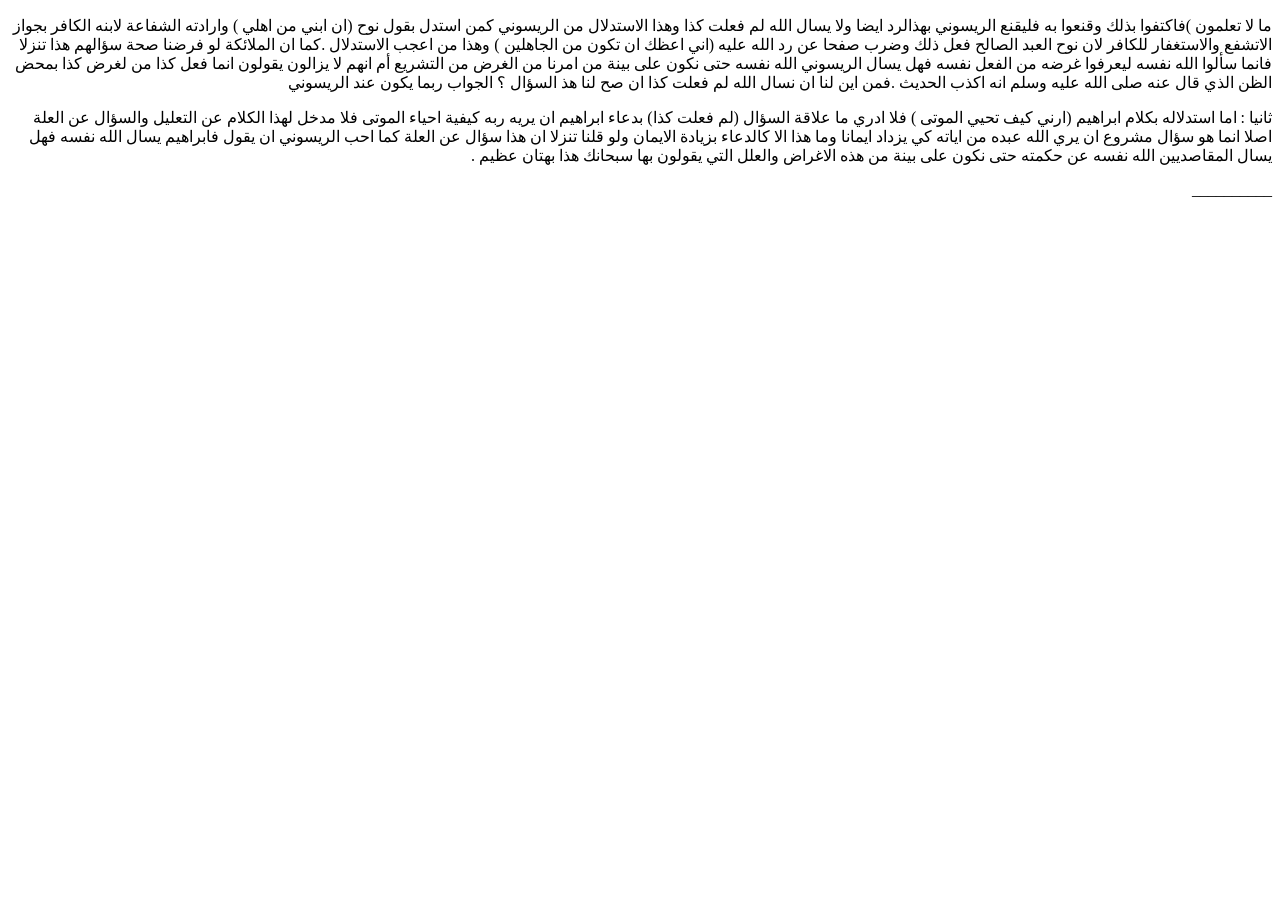
<file: ar/108.html>
<!DOCTYPE html>
<html lang="ar" dir="rtl">
<head>
<meta charset="utf-8">
<meta name="viewport" content="width=device-width, initial-scale=1">
<title>108</title>
</head>
<body>
<article class="page" data-page="108">
<p>ما لا تعلمون )فاكتفوا بذلك وقنعوا به فليقنع الريسوني بهذالرد ايضا ولا يسال الله لم فعلت كذا وهذا الاستدلال من الريسوني  كمن استدل بقول نوح (ان ابني من اهلي ) وارادته الشفاعة لابنه الكافر بجواز الاتشفع والاستغفار للكافر لان نوح العبد الصالح فعل ذلك وضرب صفحا عن رد الله عليه (اني اعظك ان تكون من الجاهلين ) وهذا من اعجب الاستدلال .كما ان الملائكة لو فرضنا صحة سؤالهم هذا تنزلا فانما سألوا الله نفسه ليعرفوا غرضه من الفعل نفسه فهل يسال الريسوني الله نفسه حتى نكون على بينة من امرنا من الغرض من التشريع أم انهم لا يزالون يقولون انما فعل كذا من لغرض كذا بمحض الظن الذي قال عنه صلى الله عليه وسلم انه اكذب الحديث .فمن اين لنا ان نسال الله لم فعلت كذا ان صح لنا هذ السؤال ؟ الجواب ربما يكون عند الريسوني</p>
<p>ثانيا : اما استدلاله بكلام ابراهيم (ارني كيف تحيي الموتى ) فلا ادري ما علاقة السؤال (لم فعلت كذا) بدعاء ابراهيم ان يريه ربه كيفية احياء الموتى فلا مدخل لهذا الكلام عن التعليل والسؤال عن العلة اصلا انما هو سؤال مشروع ان يري الله عبده من اياته كي يزداد ايمانا وما هذا الا كالدعاء بزيادة الايمان  ولو قلنا تنزلا ان هذا سؤال عن العلة كما احب الريسوني ان يقول فابراهيم يسال الله نفسه فهل يسال المقاصديين الله نفسه عن حكمته حتى نكون على بينة من هذه الاغراض والعلل التي يقولون بها سبحانك هذا بهتان عظيم .</p>
<p>__________</p>
</article>
</body>
</html>
</file>
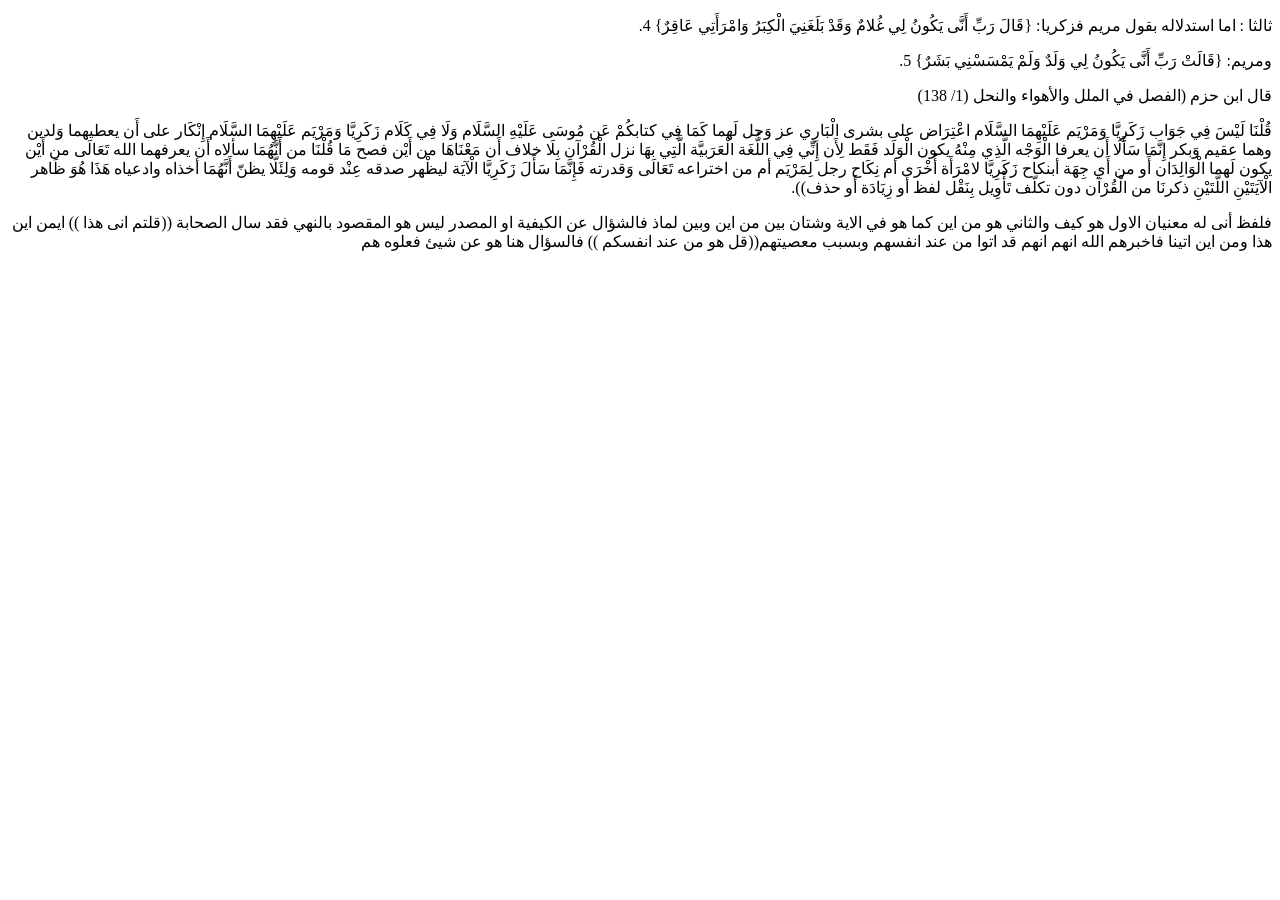
<file: ar/109.html>
<!DOCTYPE html>
<html lang="ar" dir="rtl">
<head>
<meta charset="utf-8">
<meta name="viewport" content="width=device-width, initial-scale=1">
<title>109</title>
</head>
<body>
<article class="page" data-page="109">
<p>ثالثا : اما استدلاله بقول مريم فزكريا: {قَالَ رَبِّ أَنَّى يَكُونُ لِي غُلامٌ وَقَدْ بَلَغَنِيَ الْكِبَرُ وَامْرَأَتِي عَاقِرٌ} 4.</p>
<p>ومريم: {قَالَتْ رَبِّ أَنَّى يَكُونُ لِي وَلَدٌ وَلَمْ يَمْسَسْنِي بَشَرٌ} 5.</p>
<p>قال ابن حزم (الفصل في الملل والأهواء والنحل (1/ 138)</p>
<p>قُلْنَا لَيْسَ فِي جَوَاب زَكَرِيَّا وَمَرْيَم عَلَيْهِمَا السَّلَام اعْتِرَاض على بشرى الْبَارِي عز وَجل لَهما كَمَا فِي كتابكُمْ عَن مُوسَى عَلَيْهِ السَّلَام وَلَا فِي كَلَام زَكَرِيَّا وَمَرْيَم عَلَيْهِمَا السَّلَام إِنْكَار على أَن يعطيهما وَلدين وهما عقيم وَبكر إِنَّمَا سَأَلَا أَن يعرفا الْوَجْه الَّذِي مِنْهُ يكون الْوَلَد فَقَط لِأَن إِنِّي فِي اللُّغَة الْعَرَبيَّة الَّتِي بهَا نزل الْقُرْآن بِلَا خلاف أَن مَعْنَاهَا من أَيْن فصح مَا قُلْنَا من أَنَّهُمَا سألاه أَن يعرفهما الله تَعَالَى من أَيْن يكون لَهما الْوَالِدَان أَو من أَي جِهَة أبنكاح زَكَرِيَّا لامْرَأَة أُخْرَى أم نِكَاح رجل لِمَرْيَم أم من اختراعه تَعَالَى وَقدرته فَإِنَّمَا سَأَلَ زَكَرِيَّا الْآيَة ليظْهر صدقه عِنْد قومه وَلِئَلَّا يظنّ أَنَّهُمَا أخذاه وادعياه هَذَا هُوَ ظَاهر الْآيَتَيْنِ اللَّتَيْنِ ذكرنَا من الْقُرْآن دون تكلّف تَأْوِيل بِنَقْل لفظ أَو زِيَادَة أَو حذف)).</p>
<p>فلفظ أنى له معنيان الاول هو كيف والثاني هو من اين كما هو في الاية وشتان بين من اين وبين لماذ فالشؤال عن الكيفية او المصدر ليس هو المقصود بالنهي فقد سال الصحابة ((قلتم انى هذا )) ايمن اين هذا ومن اين اتينا فاخبرهم الله انهم انهم قد اتوا من عند انفسهم  وبسبب معصيتهم((قل هو من عند انفسكم )) فالسؤال هنا هو عن شيئ فعلوه هم</p>
</article>
</body>
</html>
</file>
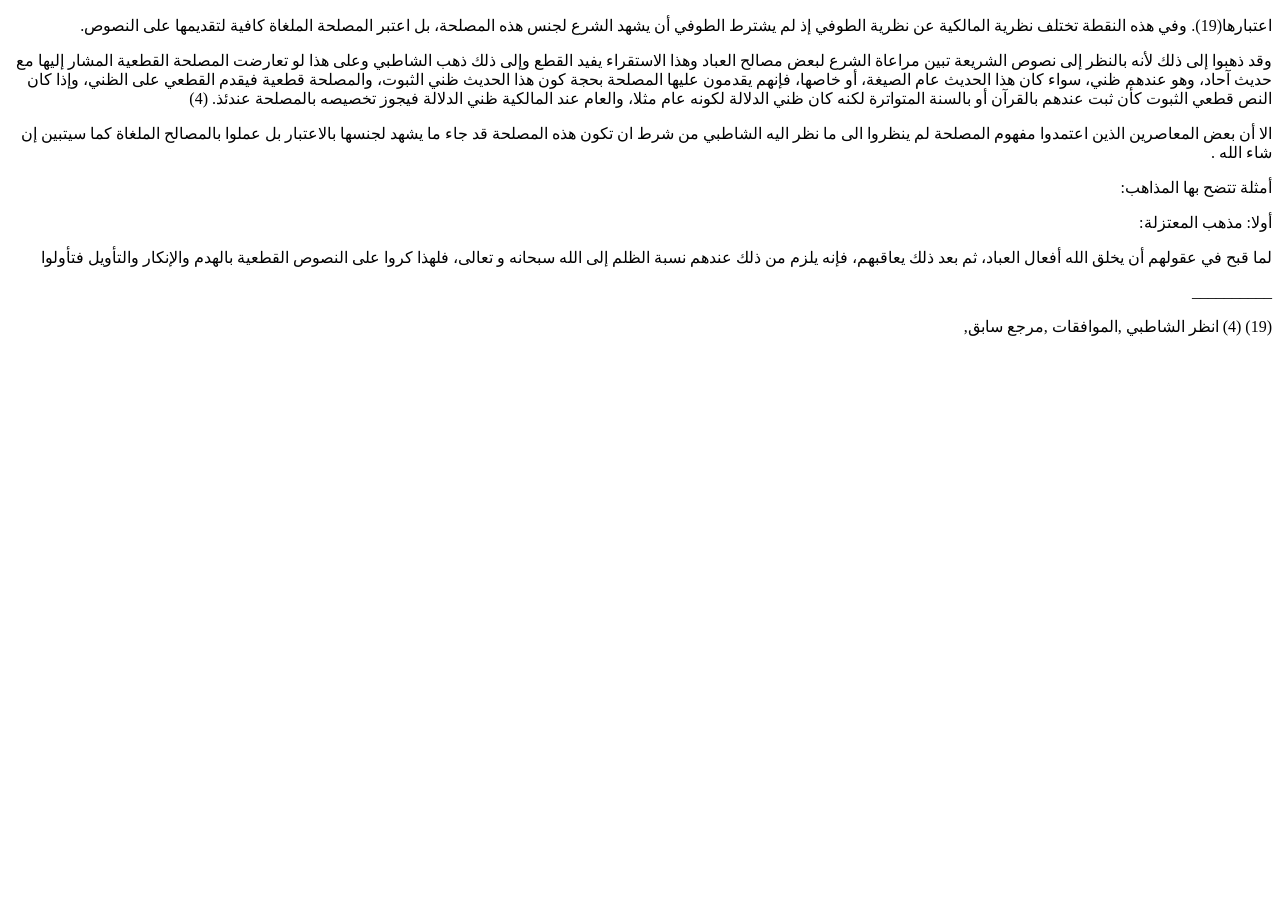
<file: ar/11.html>
<!DOCTYPE html>
<html lang="ar" dir="rtl">
<head>
<meta charset="utf-8">
<meta name="viewport" content="width=device-width, initial-scale=1">
<title>11</title>
</head>
<body>
<article class="page" data-page="11">
<p>اعتبارها(19). وفي هذه النقطة تختلف نظرية المالكية عن نظرية الطوفي إذ لم يشترط الطوفي أن يشهد الشرع لجنس هذه المصلحة، بل اعتبر المصلحة الملغاة كافية لتقديمها على النصوص.</p>
<p>وقد ذهبوا إلى ذلك لأنه بالنظر إلى نصوص الشريعة تبين مراعاة الشرع لبعض مصالح العباد وهذا الاستقراء يفيد القطع وإلى ذلك ذهب الشاطبي وعلى هذا لو تعارضت المصلحة القطعية المشار إليها مع حديث آحاد، وهو عندهم ظني، سواء كان هذا الحديث عام الصيغة، أو خاصها، فإنهم يقدمون عليها المصلحة بحجة كون هذا الحديث ظني الثبوت، والمصلحة قطعية فيقدم القطعي على الظني، وإذا كان النص قطعي الثبوت كأن ثبت عندهم بالقرآن أو بالسنة المتواترة لكنه كان  ظني الدلالة لكونه عام مثلا، والعام عند المالكية ظني الدلالة فيجوز تخصيصه بالمصلحة عندئذ. (4)</p>
<p>الا أن  بعض المعاصرين الذين اعتمدوا مفهوم المصلحة لم ينظروا الى ما نظر اليه الشاطبي من شرط ان تكون هذه المصلحة قد جاء ما يشهد لجنسها بالاعتبار بل عملوا بالمصالح الملغاة كما سيتبين إن شاء الله  .</p>
<p>أمثلة تتضح بها المذاهب:</p>
<p>أولا: مذهب المعتزلة:</p>
<p>لما قبح في عقولهم أن يخلق الله أفعال العباد، ثم بعد ذلك يعاقبهم، فإنه يلزم من ذلك عندهم نسبة الظلم إلى الله سبحانه و تعالى، فلهذا كروا على النصوص  القطعية بالهدم والإنكار والتأويل فتأولوا</p>
<p>__________</p>
<p>(19) (4) انظر الشاطبي ,الموافقات ,مرجع سابق,</p>
</article>
</body>
</html>
</file>
<file: assets/style.css>
:root {
  --font-scale: 1;
  --bg: #f6f0e2;
  --surface: #fffaf0;
  --text: #2a2017;
  --muted: #76664f;
  --accent: #8a5a2b;
  --accent-text: #fffaf0;
  --border: #e2d4b8;
  --shadow: 0 1px 3px rgba(60, 40, 10, 0.12);
  color-scheme: light;
}

:root[data-theme="dark"] {
  --bg: #15120e;
  --surface: #1e1914;
  --text: #ece2cf;
  --muted: #a8977e;
  --accent: #d9a766;
  --accent-text: #1a140d;
  --border: #3a3127;
  --shadow: 0 1px 3px rgba(0, 0, 0, 0.5);
  color-scheme: dark;
}

* { box-sizing: border-box; }

html { -webkit-text-size-adjust: 100%; }

body {
  margin: 0;
  background: var(--bg);
  color: var(--text);
  font-family: "Amiri", "Times New Roman", serif;
  font-size: 1.15rem;
  line-height: 1.8;
  -webkit-font-smoothing: antialiased;
  -moz-osx-font-smoothing: grayscale;
  transition: background-color 0.2s, color 0.2s;
}

a { color: var(--accent); }

button, select {
  font: inherit;
  color: inherit;
}

.btn {
  display: inline-flex;
  align-items: center;
  justify-content: center;
  gap: 0.4em;
  min-height: 44px;
  padding: 0.3em 1em;
  border: 1px solid var(--border);
  border-radius: 999px;
  background: var(--surface);
  color: var(--text);
  text-decoration: none;
  cursor: pointer;
  box-shadow: var(--shadow);
  font-size: 1rem;
  line-height: 1.2;
  white-space: nowrap;
}
.btn:hover:not(:disabled) { border-color: var(--accent); }
.btn:disabled { opacity: 0.4; cursor: default; }
.btn:focus-visible, select:focus-visible { outline: 2px solid var(--accent); outline-offset: 2px; }

.btn-primary {
  background: var(--accent);
  border-color: var(--accent);
  color: var(--accent-text);
}

.icon-btn {
  width: 44px;
  padding: 0;
}

.icon { width: 20px; height: 20px; flex: none; }

/* Theme toggle shows the icon for the mode you'll switch to */
.icon-sun { display: none; }
:root[data-theme="dark"] .icon-sun { display: block; }
:root[data-theme="dark"] .icon-moon { display: none; }

/* Mirror directional arrows in RTL */
[dir="rtl"] .icon-dir { transform: scaleX(-1); }

/* ---------- Index ---------- */

.home {
  max-width: 960px;
  margin: 0 auto;
  padding: 16px 16px 48px;
}

.home-top {
  display: flex;
  justify-content: flex-end;
}


.hero {
  text-align: center;
  margin: 8px 0 32px;
}

.hero h1 {
  font-size: clamp(1.9rem, 6vw, 2.8rem);
  line-height: 1.4;
  margin: 0 0 4px;
  font-weight: 700;
}

.hero .subtitle {
  color: var(--muted);
  margin: 0;
  font-size: 1.25rem;
}

.hero .en-title {
  margin-top: 12px;
  font-size: 1.2rem;
  color: var(--muted);
}

.ornament {
  color: var(--accent);
  font-size: 1.5rem;
  margin: 16px 0;
  letter-spacing: 0.5em;
}

.summaries {
  display: grid;
  grid-template-columns: 1fr 1fr;
  gap: 20px;
}

.card {
  background: var(--surface);
  border: 1px solid var(--border);
  border-radius: 14px;
  padding: 20px 24px;
  box-shadow: var(--shadow);
}

.card h2 {
  margin: 0 0 8px;
  font-size: 1.35rem;
  color: var(--accent);
}

.card h3 {
  margin: 16px 0 4px;
  font-size: 1.1rem;
}

.card p { margin: 0 0 8px; }

.card[lang="ar"] { font-size: 1.25rem; line-height: 2; }

.actions {
  display: flex;
  flex-wrap: wrap;
  justify-content: center;
  gap: 12px;
  margin: 32px 0 12px;
}

.actions .btn { min-width: 220px; font-size: 1.1rem; }

.continue {
  text-align: center;
  margin-bottom: 24px;
}

.disclaimer {
  max-width: 640px;
  margin: 24px auto 0;
  padding: 12px 16px;
  border-inline-start: 3px solid var(--accent);
  background: var(--surface);
  border-radius: 6px;
  color: var(--muted);
  font-size: 0.95rem;
  line-height: 1.6;
}
.disclaimer p { margin: 0; }
.disclaimer p + p { margin-top: 6px; }

/* Small links to the whole book as one text file per language */
.downloads {
  display: flex;
  flex-wrap: wrap;
  justify-content: center;
  gap: 4px 10px;
  margin-top: 28px;
  color: var(--muted);
  font-size: 0.85rem;
}
.downloads a { color: var(--muted); }
.downloads a:hover { color: var(--accent); }

@media (max-width: 700px) {
  .summaries { grid-template-columns: 1fr; }
  .actions .btn { width: 100%; }
}

/* ---------- Reader ---------- */

.topbar {
  position: sticky;
  top: 0;
  z-index: 10;
  display: flex;
  align-items: center;
  gap: 8px;
  padding: 8px 16px;
  background: color-mix(in srgb, var(--bg) 92%, transparent);
  backdrop-filter: blur(6px);
  -webkit-backdrop-filter: blur(6px);
  border-bottom: 1px solid var(--border);
}

.topbar .spacer { flex: 1; }

/*
  Contents: the top bar's button says which section you're in and opens a
  panel of chapters (each folding its sections away) and a page-number box.
*/
.contents-btn {
  min-width: 0;
  max-width: min(22em, 50vw);
  padding-inline: 0.8em 1em;
}
.contents-label {
  overflow: hidden;
  white-space: nowrap;
  text-overflow: ellipsis;
}

.contents-panel {
  width: min(34rem, calc(100vw - 32px));
  max-height: min(85vh, 52rem);
  margin: auto;
  padding: 0;
  border: 1px solid var(--border);
  border-radius: 16px;
  background: var(--surface);
  color: var(--text);
  box-shadow: 0 16px 48px rgba(30, 20, 5, 0.35);
}
.contents-panel[open] { display: flex; flex-direction: column; }
.contents-panel::backdrop { background: rgba(20, 14, 6, 0.45); }

.contents-head {
  display: flex;
  align-items: center;
  gap: 8px;
  padding: 12px 12px 8px 20px;
}
[dir="rtl"] .contents-head { padding: 12px 20px 8px 12px; }
.contents-title { flex: 1; margin: 0; font-size: 1.25rem; }

.page-jump {
  display: flex;
  align-items: center;
  flex-wrap: wrap;
  gap: 8px;
  padding: 0 20px 12px;
  border-bottom: 1px solid var(--border);
}
.page-jump-label { color: var(--muted); }
.page-input {
  width: 5.5em;
  min-height: 44px;
  padding: 0 0.6em;
  border: 1px solid var(--border);
  border-radius: 10px;
  background: var(--bg);
  color: var(--text);
  font: inherit;
  text-align: center;
}
.page-input:focus-visible { outline: 2px solid var(--accent); outline-offset: 1px; }
.page-total { color: var(--muted); }
.page-go { margin-inline-start: auto; }

.contents-list,
.contents-sections {
  list-style: none;
  margin: 0;
  padding: 0;
}
.contents-list {
  overflow-y: auto;
  overscroll-behavior: contain;
  padding: 6px 8px 12px;
}
.contents-row { display: flex; align-items: center; }
.contents-toggle {
  flex: none;
  display: inline-flex;
  align-items: center;
  justify-content: center;
  width: 36px;
  height: 36px;
  border: 0;
  border-radius: 999px;
  background: none;
  color: var(--muted);
  cursor: pointer;
}
.contents-toggle .icon { transition: transform 0.15s ease; }
[dir="rtl"] .contents-toggle .icon { transform: scaleX(-1); }
.contents-toggle[aria-expanded="true"] .icon { transform: rotate(90deg); }
.contents-toggle:focus-visible { outline: 2px solid var(--accent); outline-offset: -2px; }

.contents-link {
  flex: 1;
  display: flex;
  align-items: baseline;
  gap: 12px;
  min-height: 40px;
  padding: 8px 10px;
  border-radius: 10px;
  color: var(--text);
  text-decoration: none;
  line-height: 1.45;
}
.contents-link:hover { background: color-mix(in srgb, var(--accent) 10%, transparent); }
.contents-link:focus-visible { outline: 2px solid var(--accent); outline-offset: -2px; }
.contents-link > span:first-child { flex: 1; }
.contents-page { color: var(--muted); font-size: 0.85em; font-variant-numeric: tabular-nums; }
.contents-link[aria-current] {
  background: color-mix(in srgb, var(--accent) 16%, transparent);
  font-weight: 700;
}
.contents-entry.level-1 > .contents-row .contents-link { font-weight: 700; }
.contents-entry.level-1 > .contents-row:not(:has(.contents-toggle)) { padding-inline-start: 36px; }
.contents-entry.level-2 { padding-inline-start: 36px; }
.contents-entry.level-3 { padding-inline-start: 60px; font-size: 0.94em; }

@media (max-width: 600px) {
  .contents-panel {
    width: 100vw;
    max-width: none;
    height: 100dvh;
    max-height: none;
    border: 0;
    border-radius: 0;
  }
  .contents-btn { max-width: 46vw; }
  .contents-entry.level-2 { padding-inline-start: 28px; }
  .contents-entry.level-3 { padding-inline-start: 44px; }
}

/*
  The reader is a screen of its own: the bars above and below, and between them
  a track of pages that the browser scrolls and snaps sideways, each page
  scrolling up and down by itself.
*/
body.reader-page {
  display: flex;
  flex-direction: column;
  height: 100vh;
  height: 100dvh;
  overflow: hidden;
}

body.reader-page .topbar,
body.reader-page .bottombar {
  position: relative;
  flex: none;
}

.reader {
  flex: 1;
  min-height: 0;
  display: flex;
  overflow-x: auto;
  overflow-y: hidden;
  scroll-snap-type: x mandatory;
  overscroll-behavior-x: contain;
  scrollbar-width: none;
}

.reader::-webkit-scrollbar { display: none; }

.reader .slide {
  flex: 0 0 100%;
  overflow-y: auto;
  scroll-snap-align: start;
  scroll-snap-stop: always;
  padding: 24px 16px 48px;
}

.reader .slide > * {
  max-width: 760px;
  margin-inline: auto;
}

.reader .slide article {
  transition: opacity 0.18s ease;
}

.reader .slide.loading article { opacity: 0.25; }

/*
  A fast swipe can reach a page that is still on its way. Show a spinner in
  the middle of it rather than a blank page; it fades in after a moment, so a
  page that arrives quickly never flashes one.
*/
.reader .slide.loading { position: relative; }

.reader .slide.loading::before {
  content: '';
  position: absolute;
  top: 50%;
  left: 50%;
  width: 32px;
  height: 32px;
  margin: -16px 0 0 -16px;
  border: 3px solid var(--border);
  border-top-color: var(--accent);
  border-radius: 50%;
  animation: slide-spinner-in 0.2s ease-out 0.15s both, slide-spin 0.8s linear infinite;
  pointer-events: none;
}

@keyframes slide-spinner-in { from { opacity: 0; } }
@keyframes slide-spin { to { transform: rotate(360deg); } }

@media (prefers-reduced-motion: reduce) {
  .reader .slide.loading::before { animation: slide-spinner-in 0.2s ease-out 0.15s both, slide-spin 2.4s linear infinite; }
}

.reader p {
  margin: 0 0 0.9em;
  text-align: justify;
  hyphens: auto;
}

:root[lang="ar"] .reader {
  font-size: calc(1.4rem * var(--font-scale));
  line-height: 2.15;
}

:root[lang="en"] .reader {
  font-size: calc(1.2rem * var(--font-scale));
  line-height: 1.8;
}

.reader hr.fn-sep {
  width: 30%;
  margin: 1.5em 0 0.8em;
  margin-inline-end: auto;
  border: 0;
  border-top: 1px solid var(--muted);
}

.reader p.footnote {
  font-size: 0.8em;
  line-height: 1.7;
  color: var(--muted);
  margin-bottom: 0.3em;
  text-align: start;
}

/* Page references in the indexes at the back of the book */
.reader a.ref {
  color: var(--accent);
  text-decoration: underline;
  text-decoration-thickness: 1px;
  text-underline-offset: 3px;
  padding: 0.15em 0.2em;
  font-variant-numeric: tabular-nums;
}

.reader .error {
  text-align: center;
  color: var(--muted);
}

.en-note {
  margin-top: 2em;
  padding-top: 0.8em;
  border-top: 1px dashed var(--border);
  font-size: 0.85rem;
  line-height: 1.5;
  color: var(--muted);
}
.en-note a { color: var(--accent); }

.bottombar {
  position: fixed;
  inset-inline: 0;
  bottom: 0;
  z-index: 10;
  display: flex;
  align-items: center;
  justify-content: space-between;
  gap: 8px;
  padding: 10px 16px calc(10px + env(safe-area-inset-bottom));
  background: color-mix(in srgb, var(--bg) 92%, transparent);
  backdrop-filter: blur(6px);
  -webkit-backdrop-filter: blur(6px);
  border-top: 1px solid var(--border);
}

.bottombar .counter {
  color: var(--muted);
  font-size: 0.95rem;
  font-variant-numeric: tabular-nums;
  text-align: center;
  white-space: nowrap;
}

.font-controls {
  display: flex;
  align-items: center;
  gap: 10px;
}

/* − and + joined into one pill */
.font-size {
  display: inline-flex;
  border-radius: 999px;
  box-shadow: var(--shadow);
}

.font-size .btn {
  width: 44px;
  padding: 0;
  font-size: 1.4rem;
  line-height: 1;
  box-shadow: none;
}

.font-size .btn:first-child {
  border-radius: 999px 0 0 999px;
  border-right-width: 0;
}

.font-size .btn:last-child {
  border-radius: 0 999px 999px 0;
}

.font-size .btn + .btn {
  border-left-color: var(--border);
}

@media (max-width: 480px) {
  .topbar { padding: 8px 12px; gap: 6px; }
  .bottombar { padding-inline: 12px; }
  .bottombar #prev, .bottombar #next { width: 44px; padding: 0; }
  .bottombar .label { display: none; }
  .bottombar .counter { font-size: 0.85rem; }
}

/* First-visit tip that points at the text size buttons. */
#size-tip {
  position: fixed;
  z-index: 30;
  /*
    It is a tip, not something to get past. It lies over the page, so taking
    presses would swallow a swipe that began on it, and a tap meant for the
    text. Only its own button answers.
  */
  pointer-events: none;
  width: min(16rem, calc(100vw - 2rem));
  padding: 0.8rem 0.95rem 0.75rem;
  border-radius: 14px;
  background: var(--accent);
  color: var(--accent-text);
  box-shadow: 0 12px 32px rgba(40, 20, 0, 0.28);
  font-size: 1rem;
  line-height: 1.5;
  animation: size-tip-in 0.25s ease-out;
}
#size-tip[hidden] { display: none; }
#size-tip::after {
  content: "";
  position: absolute;
  bottom: -7px;
  left: var(--arrow-x, 50%);
  width: 14px;
  height: 14px;
  margin-left: -7px;
  background: var(--accent);
  transform: rotate(45deg);
  border-radius: 0 0 2px 0;
}
#size-tip p { margin: 0 0 0.6rem; }
#size-tip .size-tip-actions { display: flex; justify-content: flex-end; }
#size-tip .size-tip-close {
  pointer-events: auto;
  background: var(--accent-text);
  color: var(--accent);
  border: 0;
  border-radius: 999px;
  padding: 0.25rem 0.9rem;
  font: inherit;
  font-weight: 700;
  cursor: pointer;
}
.font-size.tip-target { animation: size-tip-pulse 1.6s ease-out infinite; }
@keyframes size-tip-in { from { opacity: 0; transform: translateY(-6px); } to { opacity: 1; transform: none; } }
@keyframes size-tip-pulse {
  0% { box-shadow: 0 0 0 0 color-mix(in srgb, var(--accent) 55%, transparent); }
  100% { box-shadow: 0 0 0 10px transparent; }
}
@media (prefers-reduced-motion: reduce) {
  #size-tip, .font-size.tip-target { animation: none; }
}
</file>
